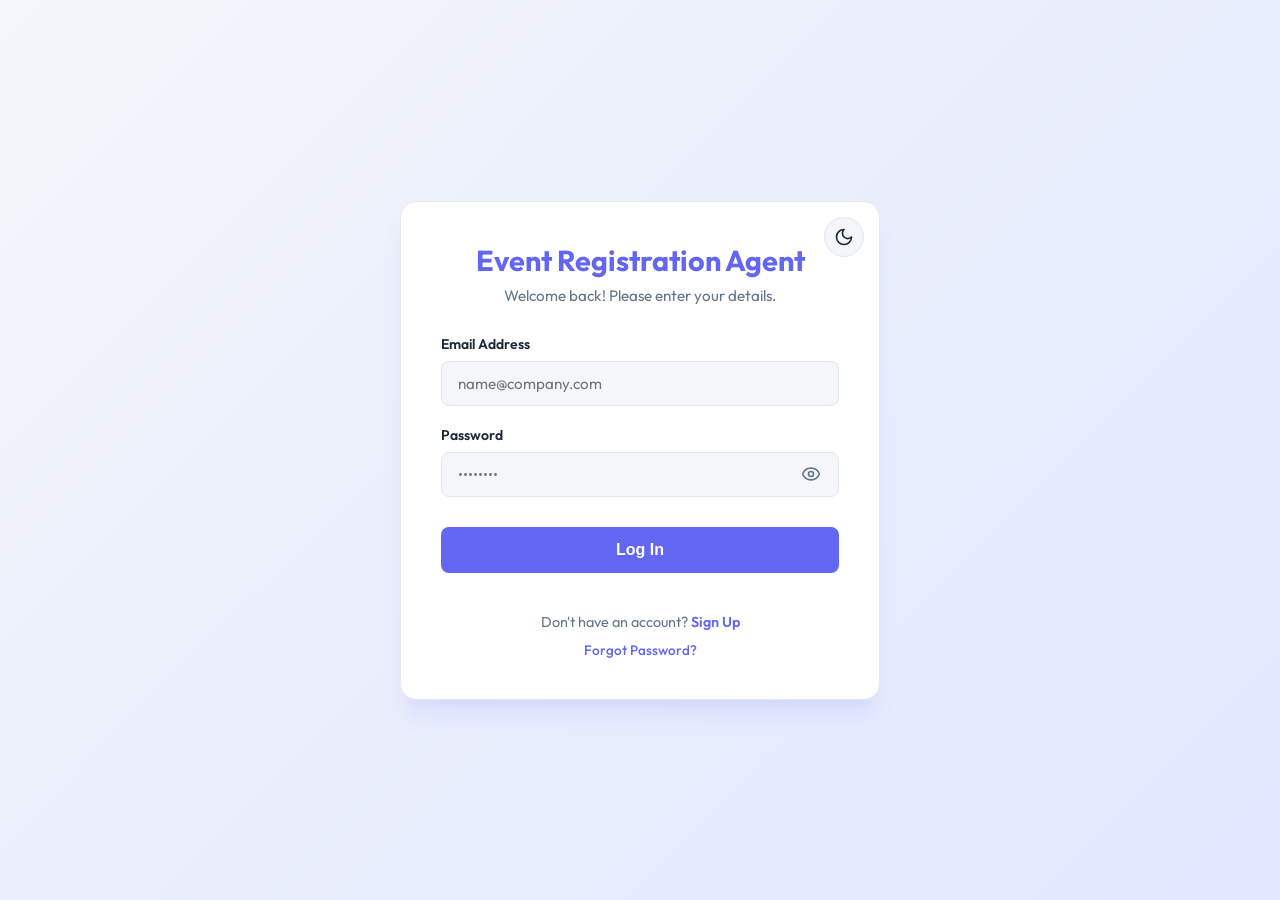
<file: frontend/index.html>
<!DOCTYPE html>
<html lang="en">
<head>
    <meta charset="UTF-8">
    <meta name="viewport" content="width=device-width, initial-scale=1.0">
    <title>AI Event Agent - Dashboard</title>
    <link rel="stylesheet" href="css/styles.css">
    <script src="js/theme.js"></script>
</head>
<body>
    <div class="dashboard-wrapper">
        <header class="dashboard-header">
            <div class="header-left">
                <div class="profile-trigger" id="profile-trigger" title="User Profile">U</div>
                <div class="logo-text">AI Event Agent</div>

                <div class="profile-dropdown" id="profile-dropdown">
                    <div class="profile-details">
                        <div class="user-name" id="user-name">User Name</div>
                        <div class="user-email" id="user-email">email@domain.com</div>
                        <div class="user-industry" id="user-industry">Industry: Technology</div>
                    </div>
                    <button class="profile-edit-btn" id="profile-edit-btn" type="button">
                        ✏️ Edit Profile
                    </button>
                    <button class="logout-btn" id="logout-btn">
                        <svg xmlns="http://www.w3.org/2000/svg" width="16" height="16" viewBox="0 0 24 24" fill="none" stroke="currentColor" stroke-width="2.5" stroke-linecap="round" stroke-linejoin="round">
                            <path d="M9 21H5a2 2 0 0 1-2-2V5a2 2 0 0 1 2-2h4M16 17l5-5-5-5M21 12H9"/>
                        </svg>
                        Log Out
                    </button>
                </div>
            </div>

            <div class="header-right">
                <div class="notification-center-container">
                    <button id="notification-btn" class="notification-btn" title="Event Reminders">
                        <svg xmlns="http://www.w3.org/2000/svg" width="20" height="20" viewBox="0 0 24 24" fill="none" stroke="currentColor" stroke-width="2" stroke-linecap="round" stroke-linejoin="round">
                            <path d="M18 8A6 6 0 0 0 6 8c0 7-3 9-3 9h18s-3-2-3-9"></path>
                            <path d="M13.73 21a2 2 0 0 1-3.46 0"></path>
                        </svg>
                        <span class="notification-badge" id="notification-badge" style="display: none;">0</span>
                    </button>
                    <div class="notification-dropdown" id="notification-dropdown">
                        <div class="notification-header">
                            <h3>Reminders & Notifications</h3>
                            <button id="clear-notifications-btn" class="clear-notifications-btn" type="button">Mark read</button>
                        </div>
                        <div class="notification-list" id="notification-list">
                            <div class="notification-empty">No upcoming event reminders.</div>
                        </div>
                    </div>
                </div>

                <button id="theme-toggle-btn" class="theme-toggle-btn" title="Toggle Light/Dark Mode">
                    <svg class="sun-icon" xmlns="http://www.w3.org/2000/svg" width="20" height="20" viewBox="0 0 24 24" fill="none" stroke="currentColor" stroke-width="2" stroke-linecap="round" stroke-linejoin="round">
                        <circle cx="12" cy="12" r="4"></circle>
                        <path d="M12 2v2M12 20v2M4.93 4.93l1.41 1.41M17.66 17.66l1.41 1.41M2 12h2M20 12h2M6.34 17.66l-1.41 1.41M19.07 4.93l-1.41 1.41"></path>
                    </svg>
                    <svg class="moon-icon" xmlns="http://www.w3.org/2000/svg" width="20" height="20" viewBox="0 0 24 24" fill="none" stroke="currentColor" stroke-width="2" stroke-linecap="round" stroke-linejoin="round">
                        <path d="M12 3a6 6 0 0 0 9 9 9 9 0 1 1-9-9Z"></path>
                    </svg>
                </button>
            </div>
        </header>

        <main class="workspace-container">
            <section class="left-panel">
                <div class="dashboard-tabs">
                    <button type="button" class="tab-btn active" id="tab-btn-home">Home</button>
                    <button type="button" class="tab-btn" id="tab-btn-chat">AI Chatbot</button>
                    <button type="button" class="tab-btn" id="tab-btn-register">Register Event</button>
                    <button type="button" class="tab-btn" id="tab-btn-organize">Organize Event</button>
                    <button type="button" class="tab-btn" id="tab-btn-profile">My Profile</button>
                </div>

                <div class="panel-view active" id="view-home">
                    <div class="home-launchpad">
                        <div class="launchpad-hero">
                            <div class="launchpad-copy">
                                <span class="launchpad-eyebrow">Post-login workspace</span>
                                <h1>Choose what you want to do after login.</h1>
                                <p>
                                    Institutions and organizations can create events here, and attendees can browse available events and register with help from the AI assistant.
                                </p>
                            </div>
                            <div class="launchpad-user-card">
                                <span class="launchpad-user-label">Signed in as</span>
                                <strong id="launchpad-user-name">User</strong>
                                <span id="launchpad-user-industry">Industry: Technology</span>
                            </div>
                        </div>

                        <div class="launchpad-grid">
                            <button type="button" class="launchpad-card" id="launchpad-organize-btn">
                                <span class="launchpad-card-tag">Institution / Organization</span>
                                <h2>Organize a new event</h2>
                                <p>Open the organizer page, type all event details, and use AI suggestions to fill the form faster.</p>
                                <span class="launchpad-card-action">Go to organizer page</span>
                            </button>

                            <button type="button" class="launchpad-card" id="launchpad-register-btn">
                                <span class="launchpad-card-tag">Participant / Visitor</span>
                                <h2>Register for an event</h2>
                                <p>See the available events, explore the live list, and get AI recommendations before you register.</p>
                                <span class="launchpad-card-action">Go to registration page</span>
                            </button>

                            <button type="button" class="launchpad-card launchpad-card-ai" id="launchpad-chat-btn">
                                <span class="launchpad-card-tag">AI Assistant</span>
                                <h2>Open the main AI chat</h2>
                                <p>Use the full assistant for recommendations, planning, checklists, and quotation help.</p>
                                <span class="launchpad-card-action">Open AI chat</span>
                            </button>
                        </div>
                    </div>
                </div>

                <div class="panel-view" id="view-chat">
                    <div class="chat-container" id="chat-container">
                        <div class="chat-bubble ai">
                            <div class="bubble-sender">AI Assistant</div>
                            <div class="bubble-content">
                                <h3>Welcome to the Event Registration Agent</h3>
                                <p>I'm here to help you design, organize, and register for events.</p>
                                <ul class="features-list">
                                    <li>
                                        <span class="feature-tick">
                                            <svg xmlns="http://www.w3.org/2000/svg" width="16" height="16" viewBox="0 0 24 24" fill="none" stroke="currentColor" stroke-width="3" stroke-linecap="round" stroke-linejoin="round">
                                                <polyline points="20 6 9 17 4 12"></polyline>
                                            </svg>
                                        </span>
                                        <span>Type <strong>suggest</strong> or <strong>today</strong> for event recommendations.</span>
                                    </li>
                                    <li>
                                        <span class="feature-tick">
                                            <svg xmlns="http://www.w3.org/2000/svg" width="16" height="16" viewBox="0 0 24 24" fill="none" stroke="currentColor" stroke-width="3" stroke-linecap="round" stroke-linejoin="round">
                                                <polyline points="20 6 9 17 4 12"></polyline>
                                            </svg>
                                        </span>
                                        <span>Type <strong>organize</strong> or <strong>plan</strong> to generate an event checklist.</span>
                                    </li>
                                    <li>
                                        <span class="feature-tick">
                                            <svg xmlns="http://www.w3.org/2000/svg" width="16" height="16" viewBox="0 0 24 24" fill="none" stroke="currentColor" stroke-width="3" stroke-linecap="round" stroke-linejoin="round">
                                                <polyline points="20 6 9 17 4 12"></polyline>
                                            </svg>
                                        </span>
                                        <span>Type <strong>quote</strong> or <strong>cost</strong> to draft a budget breakdown.</span>
                                    </li>
                                </ul>
                                <p>You can also use the quick selectors below.</p>

                                <div class="quick-selectors-section">
                                    <p class="quick-selector-title">What type of event are you looking for?</p>
                                    <div class="quick-selectors-grid">
                                        <button type="button" class="event-pill" data-event="Technology Summit">Technology Summit</button>
                                        <button type="button" class="event-pill" data-event="Educational Seminar">Educational Seminar</button>
                                        <button type="button" class="event-pill" data-event="Corporate Meeting">Corporate Meeting</button>
                                        <button type="button" class="event-pill" data-event="Social Celebration">Social Celebration</button>
                                        <button type="button" class="event-pill" data-event="Sports Tournament">Sports Tournament</button>
                                    </div>
                                </div>
                            </div>
                        </div>
                    </div>

                    <div class="chat-input-container">
                        <input type="text" id="chat-input" class="chat-input" placeholder="Type your message here... (e.g. 'suggest today', 'plan organize')" autocomplete="off">
                        <button id="send-btn" class="send-btn" title="Send Message">
                            <svg viewBox="0 0 24 24" xmlns="http://www.w3.org/2000/svg">
                                <path d="M2.01 21L23 12 2.01 3 2 10l15 2-15 2z"/>
                            </svg>
                        </button>
                    </div>
                </div>

                <div class="panel-view" id="view-register">
                    <div class="browse-panel-header">
                        <div>
                            <h2 class="browse-title">Available Events for Registration</h2>
                            <p class="panel-helper-text">See the live event list here, then click the AI assistant if you want personalized suggestions.</p>
                        </div>
                        <button type="button" class="browse-ai-btn" id="browse-ai-btn">Ask AI for Suggestions</button>
                    </div>
                    <div class="events-scroll-container">
                        <div class="events-grid" id="events-grid"></div>
                    </div>
                </div>

                <div class="panel-view" id="view-organize">
                    <div class="organize-form-container">
                        <div class="organize-form-header">
                            <div>
                                <h2 class="organize-form-title">Organize / Host a New Event</h2>
                                <p class="panel-helper-text">Type all event details manually, or click the AI assistant to generate suggestions and auto-fill the form.</p>
                            </div>
                            <button type="button" class="ai-copilot-btn" id="ai-copilot-btn">Open AI Assistant</button>
                        </div>

                        <form id="organize-event-form" class="organize-grid-form">
                            <div class="form-group full-width">
                                <label for="form-event-name">Event Name *</label>
                                <input type="text" id="form-event-name" required placeholder="e.g. Prompt Engineering Masterclass">
                            </div>

                            <div class="form-group">
                                <label for="form-category">Category *</label>
                                <select id="form-category" required>
                                    <option value="Technology">Technology</option>
                                    <option value="Software Engineering">Software Engineering</option>
                                    <option value="Education">Education</option>
                                    <option value="Management">Management</option>
                                    <option value="Networking">Networking</option>
                                    <option value="Other">Other</option>
                                </select>
                                <input type="text" id="form-category-custom" class="organize-textarea" placeholder="Type your own category" style="display:none; margin-top:0.6rem;">
                            </div>

                            <div class="form-group">
                                <label for="form-organizer">Organizer / Institution *</label>
                                <input type="text" id="form-organizer" required placeholder="e.g. Stanford University Computer Club">
                            </div>

                            <div class="form-group full-width">
                                <label for="form-description">Description</label>
                                <textarea id="form-description" rows="3" class="organize-textarea" placeholder="Brief outline of the event curriculum or targets..."></textarea>
                            </div>

                            <div class="form-group">
                                <label for="form-date">Event Date *</label>
                                <input type="date" id="form-date" required>
                            </div>

                            <div class="form-group">
                                <label for="form-time">Start Time</label>
                                <input type="text" id="form-time" placeholder="e.g. 10:00 AM">
                            </div>

                            <div class="form-group">
                                <label for="form-venue">Venue *</label>
                                <input type="text" id="form-venue" required placeholder="e.g. Tech Hall B or Online">
                            </div>

                            <div class="form-group">
                                <label for="form-duration">Duration</label>
                                <input type="text" id="form-duration" placeholder="e.g. 1 Day or 3 Hours">
                            </div>

                            <div class="form-group">
                                <label for="form-fee">Registration Fee (INR) *</label>
                                <input type="number" id="form-fee" required min="0" step="any" value="0.0">
                            </div>

                            <div class="form-group">
                                <label for="form-seats">Available Seats *</label>
                                <input type="number" id="form-seats" required min="1" value="50">
                            </div>

                            <div class="form-group full-width">
                                <label for="form-audience">Target Audience</label>
                                <input type="text" id="form-audience" placeholder="e.g. Students, Backend Developers">
                            </div>

                            <div class="organize-form-footer">
                                <button type="submit" class="host-event-btn">Host Event Live</button>
                            </div>
                        </form>
                    </div>
                </div>
            </section>

            <aside class="right-panel">
                <div class="sidebar-calendar-card">
                    <div class="calendar-header-bar">
                        <button type="button" id="prev-month-btn" class="calendar-nav-btn">&lt;</button>
                        <h3 id="calendar-month-year">July 2026</h3>
                        <button type="button" id="next-month-btn" class="calendar-nav-btn">&gt;</button>
                    </div>

                    <div class="calendar-grid-container">
                        <div class="calendar-weekdays">
                            <span>Su</span><span>Mo</span><span>Tu</span><span>We</span><span>Th</span><span>Fr</span><span>Sa</span>
                        </div>
                        <div class="calendar-days-grid" id="calendar-days-grid"></div>
                    </div>

                    <div class="calendar-details-panel" id="calendar-details-panel">
                        <div class="selected-date-title" id="selected-date-title">July 5, 2026</div>
                        <div class="occasion-badge" id="occasion-badge">No special occasion today</div>
                        <div class="recommendation-card" id="calendar-recommendation-card">
                            <p id="calendar-recommendation-text">Select any date on the calendar to see special suggestions.</p>
                            <button type="button" id="calendar-ask-ai-btn" class="calendar-action-btn" style="display: none;">Ask AI to Recommend Events</button>
                        </div>
                    </div>

                    <div class="upcoming-events-panel">
                        <h4>Upcoming Special Events</h4>
                        <div class="upcoming-events-list" id="upcoming-events-list"></div>
                    </div>
                </div>

                <div class="sidebar-history-card">
                    <div class="sidebar-header">
                        <h2>Event History</h2>
                        <p>Archive of generated sessions</p>
                    </div>
                    <div class="history-list" id="history-list">
                        <div class="history-empty-state" id="history-empty-state">
                            <svg xmlns="http://www.w3.org/2000/svg" width="24" height="24" viewBox="0 0 24 24" fill="none" stroke="currentColor" stroke-width="2" stroke-linecap="round" stroke-linejoin="round">
                                <rect x="3" y="4" width="18" height="18" rx="2" ry="2"></rect>
                                <line x1="16" y1="2" x2="16" y2="6"></line>
                                <line x1="8" y1="2" x2="8" y2="6"></line>
                                <line x1="3" y1="10" x2="21" y2="10"></line>
                            </svg>
                            <p>No history records found yet.</p>
                            <p class="history-empty-subtext">Archived recommendations, checklists, and quotations will display here.</p>
                        </div>
                    </div>
                </div>
            </aside>
        </main>
    </div>

    <div class="assistant-drawer" id="assistant-drawer" aria-hidden="true">
        <div class="assistant-backdrop" id="assistant-backdrop"></div>
        <section class="assistant-panel" aria-labelledby="assistant-title">
            <div class="assistant-panel-header">
                <div>
                    <div class="assistant-context-label" id="assistant-context-label">AI Assistant</div>
                    <h2 id="assistant-title">Need suggestions?</h2>
                </div>
                <button type="button" class="assistant-close-btn" id="assistant-close-btn" aria-label="Close assistant">x</button>
            </div>

            <p class="assistant-panel-description" id="assistant-panel-description">
                Tell the assistant what you need and it will suggest the next best step.
            </p>

            <label class="assistant-label" for="assistant-prompt-input">What should the AI help with?</label>
            <textarea id="assistant-prompt-input" class="assistant-prompt-input" rows="6" placeholder="Describe the event idea or the kind of events you want to register for..."></textarea>

            <div class="assistant-panel-actions">
                <button type="button" class="assistant-run-btn" id="assistant-run-btn">Generate Suggestions</button>
                <button type="button" class="assistant-secondary-btn" id="assistant-chat-jump-btn">Open Full Chat</button>
            </div>

            <div class="assistant-status" id="assistant-status"></div>
            <div class="assistant-result" id="assistant-result">
                <p>Suggestions will appear here after you click the assistant.</p>
            </div>
        </section>
    </div>

    <!-- Profile View (placed here so it renders inside left-panel when tab is active) -->
    <script>
        // Move view-profile into left-panel on load
        document.addEventListener('DOMContentLoaded', function() {
            const profileView = document.getElementById('view-profile');
            const leftPanel = document.querySelector('.left-panel');
            if (profileView && leftPanel) {
                leftPanel.appendChild(profileView);
            }
            // Edit profile button
            const editBtn = document.getElementById('profile-edit-btn');
            if (editBtn) {
                editBtn.addEventListener('click', () => {
                    document.getElementById('profile-dropdown').style.display = 'none';
                    if (typeof window.switchDashboardTab === 'function') {
                        window.switchDashboardTab('profile');
                    }
                });
            }
            // Profile avatar initial
            const stored = JSON.parse(localStorage.getItem('user') || '{}');
            const avatarEl = document.getElementById('profile-avatar-large');
            if (avatarEl && stored.fullName) {
                avatarEl.textContent = stored.fullName.charAt(0).toUpperCase();
            }
        });
    </script>
    </div>

    <div class="panel-view" id="view-profile">
                    <div class="profile-page-container">
                        <div class="profile-page-header">
                            <div class="profile-avatar-large" id="profile-avatar-large">U</div>
                            <div>
                                <h2 class="profile-page-title">My Profile</h2>
                                <p class="panel-helper-text">Complete your profile so the AI can suggest events tailored to your background and eligibility.</p>
                            </div>
                        </div>


                        <form id="profile-form" class="profile-form-grid">
                            <div class="profile-section-title">Basic Information</div>

                            <div class="profile-form-row">
                                <div class="form-group">
                                    <label for="profile-fullname">Full Name *</label>
                                    <input type="text" id="profile-fullname" placeholder="Your full name" required>
                                </div>
                                <div class="form-group">
                                    <label for="profile-email">Email</label>
                                    <input type="email" id="profile-email" placeholder="email@domain.com" disabled>
                                </div>
                            </div>

                            <div class="profile-form-row">
                                <div class="form-group">
                                    <label for="profile-phone">Phone Number *</label>
                                    <input type="tel" id="profile-phone" placeholder="e.g. +91 98765 43210">
                                </div>
                                <div class="form-group">
                                    <label for="profile-age">Age</label>
                                    <input type="number" id="profile-age" min="10" max="100" placeholder="Your age">
                                </div>
                            </div>

                            <div class="form-group">
                                <label for="profile-address">Address / Location</label>
                                <textarea id="profile-address" rows="2" placeholder="City, State, Country"></textarea>
                            </div>

                            <div class="profile-section-title" style="margin-top: 1rem;">Professional Details</div>

                            <div class="profile-form-row">
                                <div class="form-group">
                                    <label for="profile-usertype">User Type *</label>
                                    <select id="profile-usertype">
                                        <option value="">Select your type</option>
                                        <option value="Student">Student</option>
                                        <option value="IT Professional">IT Professional</option>
                                        <option value="Software Engineer">Software Engineer</option>
                                        <option value="Data Scientist">Data Scientist</option>
                                        <option value="Researcher">Researcher</option>
                                        <option value="Educator / Faculty">Educator / Faculty</option>
                                        <option value="Business Professional">Business Professional</option>
                                        <option value="Entrepreneur">Entrepreneur</option>
                                        <option value="Designer">Designer</option>
                                        <option value="Other">Other</option>
                                    </select>
                                </div>
                                <div class="form-group">
                                    <label for="profile-industry">Industry</label>
                                    <input type="text" id="profile-industry" placeholder="e.g. Technology, Education, Finance">
                                </div>
                            </div>

                            <div class="form-group">
                                <label for="profile-interests">Interests (comma-separated)</label>
                                <textarea id="profile-interests" rows="3" placeholder="e.g. AI, Machine Learning, Cloud Computing, Python, Web Development"></textarea>
                                <small class="form-hint">These help the AI recommend events that match your interests and determine eligibility.</small>
                            </div>

                            <div class="profile-eligibility-info">
                                <div class="eligibility-info-icon">ℹ️</div>
                                <div>
                                    <strong>How Eligibility Works</strong>
                                    <p>Your <em>User Type</em> and <em>Age</em> are used to check if you qualify for events. For example, student-only events require User Type = Student. Fill your profile completely for the best experience.</p>
                                </div>
                            </div>

                            <div class="profile-form-footer">
                                <div class="profile-status" id="profile-save-status"></div>
                                <button type="submit" class="profile-save-btn">Save Profile</button>
                            </div>
                        </form>
                    </div>
                </div>
            </div>
        </section>
    </div>

    <script src="js/config.js"></script>
    <script src="js/calendar.js"></script>
    <script src="js/dashboard.js"></script>
    <script src="js/chat.js"></script>
    <script src="js/history.js"></script>
</body>
</html>
</file>
<file: frontend/css/styles.css>
/* Import Outfit Font */
@import url('https://fonts.googleapis.com/css2?family=Outfit:wght@300;400;500;600;700&display=swap');

:root {
    /* Light Theme Variables */
    --bg-primary: #f4f6fa;
    --bg-secondary: #ffffff;
    --bg-glass: rgba(255, 255, 255, 0.7);
    --border-color: #e2e8f0;
    --text-primary: #1e293b;
    --text-secondary: #64748b;
    --primary-color: #6366f1; /* Indigo */
    --primary-light: #e0e7ff;
    --primary-hover: #4f46e5;
    --accent-color: #06b6d4; /* Cyan */
    --success-color: #10b981;
    --error-color: #ef4444;
    --shadow-sm: 0 1px 3px rgba(0,0,0,0.05);
    --shadow-md: 0 10px 25px -5px rgba(0, 0, 0, 0.05), 0 8px 10px -6px rgba(0, 0, 0, 0.05);
    --shadow-lg: 0 20px 25px -5px rgba(99, 102, 241, 0.1), 0 10px 10px -5px rgba(99, 102, 241, 0.04);
    --border-radius: 16px;
    --border-radius-sm: 8px;
    --font-family: 'Outfit', -apple-system, BlinkMacSystemFont, "Segoe UI", Roboto, sans-serif;
    --transition: all 0.3s cubic-bezier(0.4, 0, 0.2, 1);
}

.dark-theme {
    /* Dark Theme Variables */
    --bg-primary: #0b0f19;
    --bg-secondary: #161d31;
    --bg-glass: rgba(22, 29, 49, 0.7);
    --border-color: #2b354e;
    --text-primary: #f1f5f9;
    --text-secondary: #94a3b8;
    --primary-color: #818cf8;
    --primary-light: rgba(129, 140, 248, 0.15);
    --primary-hover: #6366f1;
    --shadow-md: 0 10px 25px -5px rgba(0, 0, 0, 0.3), 0 8px 10px -6px rgba(0, 0, 0, 0.3);
    --shadow-lg: 0 20px 25px -5px rgba(0, 0, 0, 0.4), 0 10px 10px -5px rgba(0, 0, 0, 0.2);
}

* {
    margin: 0;
    padding: 0;
    box-sizing: border-box;
}

body {
    font-family: var(--font-family);
    background-color: var(--bg-primary);
    color: var(--text-primary);
    transition: background-color 0.3s ease, color 0.3s ease;
    min-height: 100vh;
    overflow-x: hidden;
}

/* Authentication Page Styles */
.auth-wrapper {
    display: flex;
    justify-content: center;
    align-items: center;
    min-height: 100vh;
    padding: 20px;
    background: linear-gradient(135deg, var(--bg-primary) 0%, var(--primary-light) 100%);
}

.auth-container {
    background-color: var(--bg-secondary);
    border: 1px solid var(--border-color);
    border-radius: var(--border-radius);
    padding: 40px;
    width: 100%;
    max-width: 480px;
    box-shadow: var(--shadow-lg);
    transition: var(--transition);
    position: relative;
    backdrop-filter: blur(10px);
}

.auth-header {
    text-align: center;
    margin-bottom: 30px;
}

.auth-header h1 {
    font-size: 1.8rem;
    font-weight: 700;
    color: var(--primary-color);
    margin-bottom: 8px;
}

.auth-header p {
    color: var(--text-secondary);
    font-size: 0.95rem;
}

.auth-form {
    display: none; /* Controlled by JS class assignment */
}

.auth-form.active {
    display: flex;
    flex-direction: column;
    gap: 20px;
    animation: fadeIn 0.4s ease-out;
}

@keyframes fadeIn {
    from { opacity: 0; transform: translateY(10px); }
    to { opacity: 1; transform: translateY(0); }
}

.form-group {
    display: flex;
    flex-direction: column;
    gap: 8px;
}

.form-group label {
    font-size: 0.875rem;
    font-weight: 600;
    color: var(--text-primary);
}

.form-group input, .form-group select {
    padding: 12px 16px;
    border-radius: var(--border-radius-sm);
    border: 1px solid var(--border-color);
    background-color: var(--bg-primary);
    color: var(--text-primary);
    font-family: var(--font-family);
    font-size: 0.95rem;
    outline: none;
    transition: var(--transition);
}

.form-group input:focus, .form-group select:focus {
    border-color: var(--primary-color);
    box-shadow: 0 0 0 3px var(--primary-light);
}

.auth-btn {
    padding: 14px;
    background-color: var(--primary-color);
    color: #ffffff;
    border: none;
    border-radius: var(--border-radius-sm);
    font-size: 1rem;
    font-weight: 600;
    cursor: pointer;
    transition: var(--transition);
    margin-top: 10px;
}

.auth-btn:hover {
    background-color: var(--primary-hover);
    transform: translateY(-2px);
    box-shadow: 0 4px 12px rgba(99, 102, 241, 0.3);
}

.download-quotation-btn {
    background-color: var(--primary-color);
    color: #fff;
    border: none;
    border-radius: var(--border-radius-sm);
    padding: 8px 12px;
    cursor: pointer;
    transition: var(--transition);
    margin-top: 10px;
    font-size: 0.9rem;
}

.download-quotation-btn:hover {
    background-color: var(--primary-hover);
    transform: translateY(-2px);
    box-shadow: 0 4px 12px rgba(99, 102, 241, 0.3);
}

.quotation-download-wrapper {
    display: flex;
    justify-content: flex-end;
    margin-top: 5px;
    margin-bottom: 10px;
}


.auth-toggle {
    text-align: center;
    font-size: 0.9rem;
    color: var(--text-secondary);
    margin-top: 20px;
}

.auth-toggle a {
    color: var(--primary-color);
    text-decoration: none;
    font-weight: 600;
    transition: var(--transition);
}

.auth-toggle a:hover {
    color: var(--primary-hover);
    text-decoration: underline;
}

.alert-message {
    padding: 12px 16px;
    border-radius: var(--border-radius-sm);
    font-size: 0.9rem;
    margin-bottom: 20px;
    display: none;
    animation: fadeIn 0.3s ease-out;
}

.alert-message.success {
    display: block;
    background-color: rgba(16, 185, 129, 0.15);
    border: 1px solid var(--success-color);
    color: var(--success-color);
}

.alert-message.error {
    display: block;
    background-color: rgba(239, 68, 68, 0.15);
    border: 1px solid var(--error-color);
    color: var(--error-color);
}


/* Ticket Registration Modal */
.ticket-modal-overlay {
    position: fixed;
    inset: 0;
    background: rgba(15, 23, 42, 0.58);
    display: flex;
    align-items: center;
    justify-content: center;
    padding: 20px;
    z-index: 2000;
}

.ticket-modal-card {
    width: min(760px, 100%);
    max-height: 90vh;
    overflow-y: auto;
    background: var(--bg-secondary);
    border: 1px solid var(--border-color);
    border-radius: 24px;
    box-shadow: var(--shadow-lg);
    position: relative;
    padding: 24px;
}

.ticket-modal-close {
    position: absolute;
    top: 16px;
    right: 16px;
    border: none;
    background: var(--bg-primary);
    color: var(--text-primary);
    width: 38px;
    height: 38px;
    border-radius: 999px;
    cursor: pointer;
    font-size: 1.25rem;
}

.ticket-modal-header h3 {
    font-size: 1.4rem;
    margin-bottom: 6px;
}

.ticket-modal-header p {
    color: var(--text-secondary);
    margin-bottom: 16px;
}

.ticket-modal-summary {
    display: grid;
    grid-template-columns: repeat(2, minmax(0, 1fr));
    gap: 10px;
    margin-bottom: 16px;
    padding: 12px 14px;
    border-radius: 14px;
    background: var(--primary-light);
    color: var(--text-primary);
}

.ticket-modal-form {
    display: grid;
    gap: 12px;
}

.ticket-modal-form label {
    display: flex;
    flex-direction: column;
    gap: 6px;
    font-size: 0.95rem;
    font-weight: 600;
}

.ticket-modal-form input,
.ticket-modal-form select {
    padding: 11px 12px;
    border-radius: 10px;
    border: 1px solid var(--border-color);
    background: var(--bg-primary);
    color: var(--text-primary);
    font-family: var(--font-family);
}

.ticket-modal-actions {
    display: flex;
    justify-content: flex-end;
    gap: 10px;
    margin-top: 4px;
}

.ticket-modal-cancel,
.ticket-modal-submit {
    border: none;
    border-radius: 999px;
    padding: 10px 16px;
    cursor: pointer;
    font-weight: 700;
}

.ticket-modal-cancel {
    background: var(--bg-primary);
    color: var(--text-primary);
}

.ticket-modal-submit {
    background: linear-gradient(135deg, var(--primary-color), var(--accent-color));
    color: white;
}

.ticket-modal-status {
    margin-top: 12px;
    padding: 10px 12px;
    border-radius: 10px;
    background: var(--bg-primary);
    color: var(--text-secondary);
}

.ticket-modal-status.success {
    background: rgba(16, 185, 129, 0.14);
    color: var(--success-color);
}

.ticket-modal-status.error {
    background: rgba(239, 68, 68, 0.14);
    color: var(--error-color);
}

.ticket-modal-preview {
    margin-top: 14px;
    display: flex;
    justify-content: center;
}

.event-details-grid {
    display: grid;
    grid-template-columns: repeat(2, minmax(0, 1fr));
    gap: 10px;
    margin-bottom: 16px;
}

.event-details-grid > div {
    display: flex;
    flex-direction: column;
    gap: 4px;
    padding: 10px 12px;
    border-radius: 12px;
    background: var(--bg-primary);
    border: 1px solid var(--border-color);
}

.event-details-grid strong {
    color: var(--text-secondary);
    font-size: 0.8rem;
    text-transform: uppercase;
    letter-spacing: 0.04em;
}

.event-details-grid span {
    color: var(--text-primary);
    font-weight: 600;
}

.ticket-preview-image {
    width: 100%;
    max-width: 560px;
    border-radius: 18px;
    box-shadow: var(--shadow-md);
}

/* Main Dashboard Layout */
.dashboard-wrapper {
    display: grid;
    grid-template-rows: 70px 1fr;
    height: 100vh;
    width: 100vw;
}

/* Header Styling */
.dashboard-header {
    display: flex;
    justify-content: space-between;
    align-items: center;
    padding: 0 30px;
    background-color: var(--bg-secondary);
    border-bottom: 1px solid var(--border-color);
    z-index: 10;
    box-shadow: var(--shadow-sm);
}

.header-left {
    display: flex;
    align-items: center;
    gap: 15px;
    position: relative;
}

.profile-trigger {
    display: flex;
    align-items: center;
    justify-content: center;
    width: 42px;
    height: 42px;
    border-radius: 50%;
    background-color: var(--primary-light);
    color: var(--primary-color);
    cursor: pointer;
    font-weight: 700;
    font-size: 1.1rem;
    border: 2px solid var(--primary-color);
    transition: var(--transition);
}

.profile-trigger:hover {
    transform: scale(1.05);
}

.logo-text {
    font-weight: 700;
    font-size: 1.25rem;
    color: var(--primary-color);
    letter-spacing: -0.5px;
}

/* Profile Dropdown Menu */
.profile-dropdown {
    position: absolute;
    top: 55px;
    left: 0;
    background-color: var(--bg-secondary);
    border: 1px solid var(--border-color);
    border-radius: var(--border-radius-sm);
    box-shadow: var(--shadow-md);
    width: 250px;
    padding: 20px;
    display: none;
    flex-direction: column;
    gap: 15px;
    z-index: 20;
    animation: fadeIn 0.2s ease-out;
}

.profile-dropdown.show {
    display: flex;
}

.profile-details {
    display: flex;
    flex-direction: column;
    gap: 6px;
    border-bottom: 1px solid var(--border-color);
    padding-bottom: 15px;
}

.profile-details .user-name {
    font-weight: 600;
    font-size: 1.05rem;
    color: var(--text-primary);
}

.profile-details .user-email {
    font-size: 0.85rem;
    color: var(--text-secondary);
    word-break: break-all;
}

.profile-details .user-industry {
    font-size: 0.85rem;
    color: var(--primary-color);
    font-weight: 500;
}

.logout-btn {
    display: flex;
    align-items: center;
    justify-content: center;
    gap: 8px;
    padding: 10px;
    background-color: rgba(239, 68, 68, 0.1);
    color: var(--error-color);
    border: 1px solid rgba(239, 68, 68, 0.2);
    border-radius: var(--border-radius-sm);
    cursor: pointer;
    font-family: var(--font-family);
    font-weight: 600;
    transition: var(--transition);
}

.logout-btn:hover {
    background-color: var(--error-color);
    color: white;
}

.header-right {
    display: flex;
    align-items: center;
    gap: 20px;
}

/* Theme Toggle Button */
.theme-toggle-btn {
    background: none;
    border: none;
    cursor: pointer;
    width: 40px;
    height: 40px;
    border-radius: 50%;
    display: flex;
    align-items: center;
    justify-content: center;
    background-color: var(--bg-primary);
    border: 1px solid var(--border-color);
    color: var(--text-primary);
    transition: var(--transition);
}

.theme-toggle-btn:hover {
    background-color: var(--border-color);
    color: var(--primary-color);
}

.theme-toggle-btn .sun-icon {
    display: none;
}

.theme-toggle-btn .moon-icon {
    display: block;
}

.dark-theme .theme-toggle-btn .sun-icon {
    display: block;
}

.dark-theme .theme-toggle-btn .moon-icon {
    display: none;
}


/* Main Workspace */
.workspace-container {
    display: grid;
    grid-template-columns: 1fr 340px;
    overflow: hidden;
    height: 100%;
}

@media (max-width: 900px) {
    .workspace-container {
        grid-template-columns: 1fr;
    }
    .right-panel {
        display: none; /* Hide sidebar on mobile screen size, toggle optional */
    }
}

/* Left Panel - Chat interface */
.left-panel {
    display: grid;
    grid-template-rows: 1fr auto;
    overflow: hidden;
    background-color: var(--bg-primary);
    position: relative;
}

.chat-container {
    overflow-y: auto;
    padding: 30px;
    display: flex;
    flex-direction: column;
    gap: 24px;
    scroll-behavior: smooth;
}

/* Chat bubble styling */
.chat-bubble {
    display: flex;
    flex-direction: column;
    max-width: 75%;
    animation: fadeInBubble 0.3s cubic-bezier(0.4, 0, 0.2, 1);
}

@keyframes fadeInBubble {
    from { opacity: 0; transform: translateY(15px); }
    to { opacity: 1; transform: translateY(0); }
}

.chat-bubble.user {
    align-self: flex-end;
}

.chat-bubble.ai {
    align-self: flex-start;
}

.bubble-sender {
    font-size: 0.75rem;
    font-weight: 600;
    color: var(--text-secondary);
    margin-bottom: 4px;
    padding: 0 6px;
}

.chat-bubble.user .bubble-sender {
    text-align: right;
}

.bubble-content {
    padding: 14px 20px;
    border-radius: var(--border-radius);
    line-height: 1.5;
    font-size: 0.98rem;
    box-shadow: var(--shadow-sm);
}

.chat-bubble.user .bubble-content {
    background: linear-gradient(135deg, var(--primary-color) 0%, var(--primary-hover) 100%);
    color: #ffffff;
    border-top-right-radius: 4px;
}

.chat-bubble.ai .bubble-content {
    background-color: var(--bg-secondary);
    color: var(--text-primary);
    border-top-left-radius: 4px;
    border: 1px solid var(--border-color);
}

/* Formatting within AI markdown responses */
.bubble-content h3 {
    margin-bottom: 12px;
    color: var(--primary-color);
    font-size: 1.15rem;
    font-weight: 600;
}

.bubble-content h4 {
    margin-top: 14px;
    margin-bottom: 8px;
    color: var(--text-primary);
    font-size: 1.02rem;
    font-weight: 600;
}

.bubble-content p {
    margin-bottom: 10px;
}

.bubble-content ul {
    margin-left: 20px;
    margin-bottom: 12px;
}

.bubble-content li {
    margin-bottom: 6px;
}

/* Checklist customization styles */
.bubble-content li input[type="checkbox"] {
    margin-right: 8px;
    transform: scale(1.15);
    accent-color: var(--primary-color);
    cursor: pointer;
    vertical-align: middle;
}

/* Table formatting (for itemized quotes) */
.bubble-content table {
    width: 100%;
    border-collapse: collapse;
    margin: 15px 0;
    border-radius: var(--border-radius-sm);
    overflow: hidden;
    border: 1px solid var(--border-color);
}

.bubble-content th, .bubble-content td {
    padding: 12px 15px;
    text-align: left;
}

.bubble-content th {
    background-color: var(--primary-light);
    color: var(--primary-color);
    font-weight: 600;
    font-size: 0.9rem;
}

.bubble-content td {
    background-color: var(--bg-secondary);
    border-bottom: 1px solid var(--border-color);
    font-size: 0.92rem;
}

.bubble-content tr:last-child td {
    border-bottom: none;
}

.bubble-content hr {
    border: 0;
    border-top: 1px solid var(--border-color);
    margin: 15px 0;
}

/* Chat Input Bar */
.chat-input-container {
    padding: 20px 30px 25px 30px;
    background-color: var(--bg-secondary);
    border-top: 1px solid var(--border-color);
    display: flex;
    gap: 15px;
    align-items: center;
}

.chat-input {
    flex-grow: 1;
    padding: 14px 20px;
    border-radius: 30px;
    border: 1px solid var(--border-color);
    background-color: var(--bg-primary);
    color: var(--text-primary);
    outline: none;
    font-family: var(--font-family);
    font-size: 0.95rem;
    transition: var(--transition);
}

.chat-input:focus {
    border-color: var(--primary-color);
    background-color: var(--bg-secondary);
    box-shadow: 0 0 0 3px var(--primary-light);
}

.send-btn {
    width: 48px;
    height: 48px;
    border-radius: 50%;
    background-color: var(--primary-color);
    color: #ffffff;
    border: none;
    display: flex;
    align-items: center;
    justify-content: center;
    cursor: pointer;
    transition: var(--transition);
    box-shadow: var(--shadow-sm);
}

.send-btn:hover {
    background-color: var(--primary-hover);
    transform: scale(1.05);
    box-shadow: 0 4px 10px rgba(99, 102, 241, 0.3);
}

.send-btn:active {
    transform: scale(0.95);
}

.send-btn svg {
    width: 20px;
    height: 20px;
    fill: currentColor;
    transform: translateX(1px);
}


/* Right Panel - History Sidebar */
.right-panel {
    background-color: var(--bg-secondary);
    border-left: 1px solid var(--border-color);
    display: flex;
    flex-direction: column;
    overflow: hidden;
}

.sidebar-header {
    padding: 24px;
    border-bottom: 1px solid var(--border-color);
}

.sidebar-header h2 {
    font-size: 1.2rem;
    font-weight: 700;
    color: var(--text-primary);
}

.sidebar-header p {
    font-size: 0.8rem;
    color: var(--text-secondary);
    margin-top: 4px;
}

.history-list {
    overflow-y: auto;
    padding: 20px;
    display: flex;
    flex-direction: column;
    gap: 15px;
    flex-grow: 1;
}

.history-card {
    border: 1px solid var(--border-color);
    border-radius: var(--border-radius-sm);
    padding: 16px;
    cursor: pointer;
    background-color: var(--bg-primary);
    transition: var(--transition);
    position: relative;
    overflow: hidden;
}

.history-card::before {
    content: '';
    position: absolute;
    left: 0;
    top: 0;
    height: 100%;
    width: 4px;
    background-color: transparent;
    transition: var(--transition);
}

.history-card:hover {
    transform: translateY(-2px);
    box-shadow: var(--shadow-sm);
    border-color: var(--primary-color);
}

.history-card.active {
    border-color: var(--primary-color);
    background-color: var(--bg-secondary);
}

.history-card.active::before {
    background-color: var(--primary-color);
}

.history-card-header {
    display: flex;
    justify-content: space-between;
    align-items: flex-start;
    margin-bottom: 8px;
    gap: 8px;
}

.history-card-title {
    font-size: 0.95rem;
    font-weight: 600;
    color: var(--text-primary);
    line-height: 1.3;
}

.history-card-category {
    font-size: 0.72rem;
    font-weight: 700;
    padding: 3px 8px;
    border-radius: 12px;
    text-transform: uppercase;
    letter-spacing: 0.5px;
}

.category-recommendation {
    background-color: rgba(6, 182, 212, 0.12);
    color: var(--accent-color);
}

.category-checklist {
    background-color: rgba(16, 185, 129, 0.12);
    color: var(--success-color);
}

.category-quotation {
    background-color: rgba(99, 102, 241, 0.12);
    color: var(--primary-color);
}

.history-card-date {
    font-size: 0.78rem;
    color: var(--text-secondary);
}

/* Sidebar Empty State */
.history-empty-state {
    display: flex;
    flex-direction: column;
    align-items: center;
    justify-content: center;
    text-align: center;
    padding: 40px 20px;
    color: var(--text-secondary);
    gap: 10px;
    height: 100%;
}

.history-empty-state svg {
    width: 48px;
    height: 48px;
    color: var(--text-secondary);
    opacity: 0.5;
}

.history-empty-state p {
    font-size: 0.9rem;
}


/* Scrollbar custom styles */
::-webkit-scrollbar {
    width: 6px;
}

::-webkit-scrollbar-track {
    background: transparent;
}

::-webkit-scrollbar-thumb {
    background: var(--border-color);
    border-radius: 4px;
}

::-webkit-scrollbar-thumb:hover {
    background: var(--text-secondary);
}

/* Password toggle and country code styles */
.password-wrapper {
    position: relative;
    display: flex;
    align-items: center;
    width: 100%;
}

.password-wrapper input {
    width: 100%;
    padding-right: 48px !important;
}

.toggle-password-btn {
    position: absolute;
    right: 12px;
    background: none;
    border: none;
    cursor: pointer;
    color: var(--text-secondary);
    padding: 6px;
    display: flex;
    align-items: center;
    justify-content: center;
    border-radius: var(--border-radius-sm);
    transition: var(--transition);
    z-index: 2;
}

.toggle-password-btn:hover {
    color: var(--primary-color);
    background-color: var(--primary-light);
}

.phone-wrapper {
    display: flex;
    gap: 10px;
    width: 100%;
}

.country-code-select {
    width: 150px !important;
    padding: 12px 10px !important;
    background-color: var(--bg-primary);
    border: 1px solid var(--border-color);
    border-radius: var(--border-radius-sm);
    color: var(--text-primary);
    outline: none;
    transition: var(--transition);
    cursor: pointer;
}

.country-code-select:focus {
    border-color: var(--primary-color);
    box-shadow: 0 0 0 3px var(--primary-light);
}

.phone-wrapper input {
    flex: 1;
}

/* Welcome page checkmark feature list */
.features-list {
    list-style: none;
    margin-left: 0 !important;
    margin-bottom: 12px;
    display: flex;
    flex-direction: column;
    gap: 12px;
}

.features-list li {
    display: flex;
    align-items: flex-start;
    gap: 10px;
    margin-bottom: 0 !important;
}

.feature-tick {
    color: var(--success-color);
    display: inline-flex;
    align-items: center;
    justify-content: center;
    margin-top: 3px;
    flex-shrink: 0;
}

/* Sidebar scrolling and inner cards layout */
.right-panel {
    height: calc(100vh - 70px) !important;
    overflow-y: auto !important;
}

/* Quick-Selectors in AI chat */
.quick-selectors-section {
    border-top: 1px solid var(--border-color);
    padding-top: 15px;
    margin-top: 15px;
}
.quick-selectors-grid {
    display: flex;
    flex-wrap: wrap;
    gap: 8px;
    margin-top: 8px;
}
.event-pill {
    background-color: var(--primary-light);
    color: var(--primary-color);
    border: 1px solid transparent;
    border-radius: 20px;
    padding: 8px 14px;
    font-size: 0.85rem;
    font-weight: 500;
    cursor: pointer;
    transition: var(--transition);
    display: inline-flex;
    align-items: center;
    gap: 6px;
    font-family: var(--font-family);
}
.event-pill:hover {
    background-color: var(--primary-color);
    color: #ffffff;
    transform: translateY(-1px);
}
.event-pill:active {
    transform: translateY(0);
}

/* Calendar Card Layout */
.sidebar-calendar-card {
    border-bottom: 1px solid var(--border-color);
    padding: 24px;
    display: flex;
    flex-direction: column;
}
.calendar-header-bar {
    display: flex;
    justify-content: space-between;
    align-items: center;
    margin-bottom: 15px;
}
.calendar-header-bar h3 {
    font-size: 1rem;
    font-weight: 600;
    color: var(--text-primary);
}
.calendar-nav-btn {
    background: none;
    border: 1px solid var(--border-color);
    border-radius: var(--border-radius-sm);
    width: 28px;
    height: 28px;
    display: flex;
    align-items: center;
    justify-content: center;
    cursor: pointer;
    color: var(--text-primary);
    transition: var(--transition);
    font-size: 0.85rem;
    font-weight: 600;
}
.calendar-nav-btn:hover {
    border-color: var(--primary-color);
    color: var(--primary-color);
    background-color: var(--primary-light);
}
.calendar-grid-container {
    margin-bottom: 15px;
}
.calendar-weekdays {
    display: grid;
    grid-template-columns: repeat(7, 1fr);
    text-align: center;
    font-weight: 600;
    font-size: 0.72rem;
    color: var(--text-secondary);
    margin-bottom: 8px;
}
.calendar-days-grid {
    display: grid;
    grid-template-columns: repeat(7, 1fr);
    row-gap: 6px;
    column-gap: 2px;
}
.calendar-day {
    aspect-ratio: 1;
    display: flex;
    align-items: center;
    justify-content: center;
    font-size: 0.8rem;
    color: var(--text-primary);
    border-radius: 50%;
    cursor: pointer;
    transition: var(--transition);
    user-select: none;
    font-weight: 500;
}
.calendar-day:hover {
    background-color: var(--primary-light);
    color: var(--primary-color);
}
.calendar-day.empty {
    cursor: default;
    pointer-events: none;
    background: none !important;
}
.calendar-day.today {
    border: 1.5px solid var(--primary-color);
    font-weight: 700;
}
.calendar-day.selected {
    background-color: var(--primary-color) !important;
    color: #ffffff !important;
    font-weight: 700;
}
.calendar-day.has-occasion {
    background-color: rgba(16, 185, 129, 0.12);
    color: var(--success-color);
    font-weight: 600;
    position: relative;
}
.calendar-day.has-occasion::after {
    content: '';
    position: absolute;
    bottom: 3px;
    width: 4px;
    height: 4px;
    background-color: var(--success-color);
    border-radius: 50%;
}
.calendar-day.has-occasion.selected::after {
    background-color: #ffffff;
}

/* Selected Day Suggestions Panel */
.calendar-details-panel {
    background-color: var(--bg-primary);
    border-radius: var(--border-radius-sm);
    padding: 12px 14px;
    margin-bottom: 15px;
    border-left: 3px solid var(--primary-color);
    transition: var(--transition);
}
.selected-date-title {
    font-size: 0.72rem;
    font-weight: 700;
    color: var(--text-secondary);
    text-transform: uppercase;
    letter-spacing: 0.5px;
    margin-bottom: 4px;
}
.occasion-badge {
    font-size: 0.85rem;
    font-weight: 700;
    color: var(--success-color);
    margin-bottom: 6px;
    line-height: 1.3;
}
.occasion-badge.none {
    color: var(--text-secondary);
    font-weight: 500;
}
.recommendation-card p {
    font-size: 0.82rem;
    line-height: 1.4;
    color: var(--text-primary);
    margin-bottom: 8px;
}
.calendar-action-btn {
    width: 100%;
    padding: 8px 12px;
    background-color: var(--primary-color);
    color: #ffffff;
    border: none;
    border-radius: var(--border-radius-sm);
    font-size: 0.78rem;
    font-weight: 600;
    cursor: pointer;
    transition: var(--transition);
    font-family: var(--font-family);
    margin-top: 4px;
}
.calendar-action-btn:hover {
    background-color: var(--primary-hover);
    transform: translateY(-1px);
}

/* Upcoming special events list */
.upcoming-events-panel h4 {
    font-size: 0.85rem;
    font-weight: 600;
    color: var(--text-primary);
    margin-bottom: 10px;
    border-bottom: 1px solid var(--border-color);
    padding-bottom: 6px;
}
.upcoming-events-list {
    display: flex;
    flex-direction: column;
    gap: 8px;
}
.upcoming-event-item {
    display: flex;
    justify-content: space-between;
    align-items: center;
    background-color: var(--bg-primary);
    padding: 8px 12px;
    border-radius: var(--border-radius-sm);
    border: 1px solid var(--border-color);
    cursor: pointer;
    transition: var(--transition);
}
.upcoming-event-item:hover {
    border-color: var(--primary-color);
    transform: translateX(2px);
}
.upcoming-event-info {
    display: flex;
    flex-direction: column;
}
.upcoming-event-date {
    font-size: 0.7rem;
    font-weight: 600;
    color: var(--primary-color);
    margin-bottom: 2px;
}
.upcoming-event-name {
    font-size: 0.8rem;
    font-weight: 500;
    color: var(--text-primary);
}
.upcoming-event-arrow {
    font-size: 0.8rem;
    color: var(--text-secondary);
    font-weight: bold;
}

.sidebar-history-card {
    border-top: none;
}

/* Welcome page checkmark feature list */
.features-list {
    list-style: none;
    margin-left: 0 !important;
    margin-bottom: 12px;
    display: flex;
    flex-direction: column;
    gap: 12px;
}

.features-list li {
    display: flex;
    align-items: flex-start;
    gap: 10px;
    margin-bottom: 0 !important;
}

.feature-tick {
    color: var(--success-color);
    display: inline-flex;
    align-items: center;
    justify-content: center;
    margin-top: 3px;
    flex-shrink: 0;
}

/* Dashboard Tabs Navigation */
.dashboard-tabs {
    display: flex;
    gap: 10px;
    padding: 10px 15px;
    background-color: var(--bg-secondary);
    border-bottom: 1px solid var(--border-color);
}
.tab-btn {
    flex: 1;
    padding: 10px;
    border: none;
    border-radius: var(--border-radius-sm);
    font-size: 0.95rem;
    font-weight: 600;
    cursor: pointer;
    background-color: transparent;
    color: var(--text-secondary);
    display: flex;
    align-items: center;
    justify-content: center;
    gap: 6px;
    transition: var(--transition);
}
.tab-btn:hover {
    background-color: var(--bg-primary);
    color: var(--primary-color);
}
.tab-btn.active {
    background-color: var(--primary-light);
    color: var(--primary-color);
}

/* Panel view controller */
.panel-view {
    display: none;
    flex-direction: column;
    height: calc(100% - 53px); /* 100% minus tab height */
    overflow-y: auto;
    animation: fadeIn 0.3s ease-out;
}
.panel-view.active {
    display: flex;
}

/* Register & Browse Events Panel */
.browse-panel-header {
    display: flex;
    justify-content: space-between;
    align-items: center;
    padding: 20px;
    border-bottom: 1px solid var(--border-color);
}
.browse-title {
    font-size: 1.25rem;
    font-weight: 700;
    color: var(--primary-color);
}
.browse-ai-btn {
    padding: 10px 16px;
    background: linear-gradient(135deg, var(--primary-color) 0%, var(--accent-color) 100%);
    color: white;
    border: none;
    border-radius: var(--border-radius-sm);
    font-weight: 600;
    cursor: pointer;
    font-size: 0.9rem;
    display: flex;
    align-items: center;
    gap: 6px;
    box-shadow: var(--shadow-sm);
    transition: var(--transition);
}
.browse-ai-btn:hover {
    opacity: 0.9;
    transform: translateY(-1px);
}
.events-scroll-container {
    flex: 1;
    padding: 20px;
    overflow-y: auto;
}
.events-grid {
    display: grid;
    grid-template-columns: repeat(auto-fill, minmax(280px, 1fr));
    gap: 20px;
}
.event-card {
    background-color: var(--bg-secondary);
    border: 1px solid var(--border-color);
    border-radius: var(--border-radius);
    padding: 20px;
    box-shadow: var(--shadow-sm);
    display: flex;
    flex-direction: column;
    gap: 12px;
    transition: var(--transition);
}
.event-card:hover {
    transform: translateY(-2px);
    box-shadow: var(--shadow-md);
    border-color: var(--primary-color);
}
.event-card-header {
    display: flex;
    justify-content: space-between;
    align-items: start;
}
.event-card-category {
    font-size: 0.75rem;
    font-weight: 700;
    text-transform: uppercase;
    color: var(--accent-color);
    background-color: var(--primary-light);
    padding: 4px 8px;
    border-radius: 20px;
}
.event-card-rating {
    color: #eab308; /* Yellow stars */
    font-size: 0.85rem;
}
.event-card-title {
    font-size: 1.1rem;
    font-weight: 700;
    color: var(--text-primary);
}
.event-card-desc {
    font-size: 0.85rem;
    color: var(--text-secondary);
    line-height: 1.4;
    flex-grow: 1;
}
.event-card-details {
    display: flex;
    flex-direction: column;
    gap: 6px;
    font-size: 0.85rem;
    border-top: 1px solid var(--border-color);
    padding-top: 10px;
    color: var(--text-secondary);
}
.event-card-detail-item {
    display: flex;
    align-items: center;
    gap: 6px;
}
.event-card-detail-item strong {
    color: var(--text-primary);
}
.event-card-footer {
    display: flex;
    justify-content: space-between;
    align-items: center;
    gap: 10px;
    margin-top: 10px;
}
.event-card-actions {
    display: flex;
    gap: 8px;
    align-items: center;
}
.event-card-link {
    border: 1px solid var(--border-color);
    background: transparent;
    color: var(--primary-color);
    border-radius: 999px;
    padding: 8px 12px;
    font-size: 0.9rem;
    cursor: pointer;
}
.event-card-price {
    font-size: 1.1rem;
    font-weight: 700;
    color: var(--success-color);
}
.event-card-btn {
    padding: 8px 16px;
    background-color: var(--primary-color);
    color: white;
    border: none;
    border-radius: var(--border-radius-sm);
    font-weight: 600;
    cursor: pointer;
    font-size: 0.85rem;
    transition: var(--transition);
}
.event-card-btn:hover {
    background-color: var(--primary-hover);
}
.event-card-btn.registered {
    background-color: var(--success-color);
    cursor: default;
}
.event-card-btn:disabled {
    background-color: var(--text-secondary);
    cursor: not-allowed;
}

/* Organize / Host Event Panel */
.organize-form-container {
    flex: 1;
    padding: 25px;
    overflow-y: auto;
}
.organize-form-header {
    display: flex;
    justify-content: space-between;
    align-items: center;
    margin-bottom: 20px;
}
.organize-form-title {
    font-size: 1.25rem;
    font-weight: 700;
    color: var(--primary-color);
}
.ai-copilot-btn {
    padding: 10px 16px;
    background: linear-gradient(135deg, var(--accent-color) 0%, var(--primary-color) 100%);
    color: white;
    border: none;
    border-radius: var(--border-radius-sm);
    font-weight: 600;
    cursor: pointer;
    font-size: 0.9rem;
    display: flex;
    align-items: center;
    gap: 6px;
    box-shadow: var(--shadow-sm);
    transition: var(--transition);
}
.ai-copilot-btn:hover {
    opacity: 0.9;
    transform: translateY(-1px);
}
.organize-grid-form {
    display: grid;
    grid-template-columns: repeat(2, 1fr);
    gap: 20px;
}
@media (max-width: 768px) {
    .organize-grid-form {
        grid-template-columns: 1fr;
    }
}
.organize-grid-form .form-group.full-width {
    grid-column: span 2;
}
@media (max-width: 768px) {
    .organize-grid-form .form-group.full-width {
        grid-column: span 1;
    }
}
.organize-form-footer {
    grid-column: span 2;
    display: flex;
    justify-content: flex-end;
    margin-top: 10px;
}
@media (max-width: 768px) {
    .organize-form-footer {
        grid-column: span 1;
    }
}
.host-event-btn {
    padding: 12px 24px;
    background-color: var(--primary-color);
    color: white;
    border: none;
    border-radius: var(--border-radius-sm);
    font-size: 1rem;
    font-weight: 600;
    cursor: pointer;
    box-shadow: var(--shadow-sm);
    transition: var(--transition);
}
.host-event-btn:hover {
    background-color: var(--primary-hover);
}

/* Dashboard refresh for post-login launcher and contextual AI assistant */
.left-panel {
    display: flex;
    flex-direction: column;
}

.dashboard-tabs {
    flex-wrap: wrap;
}

.panel-view {
    flex: 1;
    height: auto;
    min-height: 0;
}

.panel-helper-text {
    margin-top: 6px;
    color: var(--text-secondary);
    font-size: 0.9rem;
    line-height: 1.45;
}

.quick-selector-title {
    font-weight: 600;
    margin-top: 15px;
    margin-bottom: 8px;
    font-size: 0.95rem;
}

.organize-textarea {
    padding: 12px 16px;
    border-radius: var(--border-radius-sm);
    border: 1px solid var(--border-color);
    background-color: var(--bg-primary);
    color: var(--text-primary);
    font-family: var(--font-family);
    font-size: 0.95rem;
    resize: vertical;
    outline: none;
    transition: var(--transition);
}

.organize-textarea:focus {
    border-color: var(--primary-color);
    box-shadow: 0 0 0 3px var(--primary-light);
}

.home-launchpad {
    padding: 28px;
    display: flex;
    flex-direction: column;
    gap: 22px;
    overflow-y: auto;
    background:
        radial-gradient(circle at top right, rgba(6, 182, 212, 0.14), transparent 28%),
        radial-gradient(circle at left center, rgba(99, 102, 241, 0.16), transparent 24%),
        var(--bg-primary);
}

.launchpad-hero {
    display: grid;
    grid-template-columns: minmax(0, 1.8fr) minmax(240px, 0.8fr);
    gap: 20px;
    align-items: stretch;
}

.launchpad-copy,
.launchpad-user-card,
.launchpad-card {
    border: 1px solid var(--border-color);
    border-radius: var(--border-radius);
    background: var(--bg-secondary);
    box-shadow: var(--shadow-sm);
}

.launchpad-copy {
    padding: 28px;
}

.launchpad-copy h1 {
    font-size: clamp(1.8rem, 2.4vw, 2.6rem);
    line-height: 1.08;
    margin-bottom: 14px;
    color: var(--text-primary);
}

.launchpad-copy p {
    color: var(--text-secondary);
    line-height: 1.6;
    max-width: 62ch;
}

.launchpad-eyebrow {
    display: inline-flex;
    margin-bottom: 14px;
    padding: 6px 12px;
    border-radius: 999px;
    background: var(--primary-light);
    color: var(--primary-color);
    font-size: 0.82rem;
    font-weight: 700;
    letter-spacing: 0.04em;
    text-transform: uppercase;
}

.launchpad-user-card {
    padding: 24px;
    display: flex;
    flex-direction: column;
    justify-content: center;
    gap: 8px;
    background: linear-gradient(160deg, var(--bg-secondary), var(--bg-primary));
}

.launchpad-user-label {
    font-size: 0.8rem;
    text-transform: uppercase;
    letter-spacing: 0.08em;
    color: var(--text-secondary);
    font-weight: 700;
}

.launchpad-user-card strong {
    font-size: 1.35rem;
    color: var(--primary-color);
}

.launchpad-user-card span:last-child {
    color: var(--text-secondary);
    line-height: 1.5;
}

.launchpad-grid {
    display: grid;
    grid-template-columns: repeat(3, minmax(0, 1fr));
    gap: 18px;
}

.launchpad-card {
    padding: 24px;
    text-align: left;
    cursor: pointer;
    display: flex;
    flex-direction: column;
    gap: 12px;
    transition: var(--transition);
    color: inherit;
}

.launchpad-card:hover {
    transform: translateY(-3px);
    box-shadow: var(--shadow-md);
    border-color: var(--primary-color);
}

.launchpad-card-tag {
    display: inline-flex;
    width: fit-content;
    padding: 5px 10px;
    border-radius: 999px;
    background: rgba(6, 182, 212, 0.12);
    color: var(--accent-color);
    font-size: 0.78rem;
    font-weight: 700;
    text-transform: uppercase;
    letter-spacing: 0.04em;
}

.launchpad-card h2 {
    font-size: 1.28rem;
    line-height: 1.2;
}

.launchpad-card p {
    color: var(--text-secondary);
    line-height: 1.55;
    flex: 1;
}

.launchpad-card-action {
    color: var(--primary-color);
    font-weight: 700;
}

.launchpad-card-ai {
    background:
        linear-gradient(145deg, rgba(6, 182, 212, 0.08), transparent 45%),
        var(--bg-secondary);
}

.events-grid-message {
    grid-column: 1 / -1;
    text-align: center;
    color: var(--text-secondary);
    padding: 28px 20px;
}

.events-grid-message.error {
    color: var(--error-color);
}

.history-empty-subtext {
    font-size: 0.75rem;
}

.assistant-drawer {
    position: fixed;
    inset: 0;
    pointer-events: none;
    z-index: 40;
}

.assistant-drawer.open {
    pointer-events: auto;
}

.assistant-backdrop {
    position: absolute;
    inset: 0;
    background: rgba(15, 23, 42, 0.45);
    opacity: 0;
    transition: opacity 0.25s ease;
}

.assistant-drawer.open .assistant-backdrop {
    opacity: 1;
}

.assistant-panel {
    position: absolute;
    top: 0;
    right: 0;
    width: min(520px, 100%);
    height: 100%;
    background: var(--bg-secondary);
    border-left: 1px solid var(--border-color);
    box-shadow: var(--shadow-lg);
    padding: 26px;
    display: flex;
    flex-direction: column;
    gap: 16px;
    transform: translateX(100%);
    transition: transform 0.28s ease;
}

.assistant-drawer.open .assistant-panel {
    transform: translateX(0);
}

.assistant-panel-header {
    display: flex;
    align-items: flex-start;
    justify-content: space-between;
    gap: 16px;
}

.assistant-context-label {
    font-size: 0.78rem;
    font-weight: 700;
    text-transform: uppercase;
    letter-spacing: 0.08em;
    color: var(--accent-color);
    margin-bottom: 8px;
}

.assistant-panel-header h2 {
    font-size: 1.45rem;
    line-height: 1.2;
}

.assistant-close-btn {
    border: 1px solid var(--border-color);
    background: var(--bg-primary);
    color: var(--text-primary);
    width: 38px;
    height: 38px;
    border-radius: 50%;
    cursor: pointer;
    font-size: 1rem;
    transition: var(--transition);
}

.assistant-close-btn:hover {
    border-color: var(--primary-color);
    color: var(--primary-color);
}

.assistant-panel-description {
    color: var(--text-secondary);
    line-height: 1.55;
}

.assistant-label {
    font-size: 0.9rem;
    font-weight: 600;
}

.assistant-prompt-input {
    width: 100%;
    min-height: 140px;
    resize: vertical;
    padding: 14px 16px;
    border-radius: var(--border-radius-sm);
    border: 1px solid var(--border-color);
    background: var(--bg-primary);
    color: var(--text-primary);
    font-family: var(--font-family);
    font-size: 0.95rem;
    outline: none;
    transition: var(--transition);
}

.assistant-prompt-input:focus {
    border-color: var(--primary-color);
    box-shadow: 0 0 0 3px var(--primary-light);
}

.assistant-panel-actions {
    display: flex;
    gap: 12px;
    flex-wrap: wrap;
}

.assistant-run-btn,
.assistant-secondary-btn {
    border: none;
    border-radius: var(--border-radius-sm);
    padding: 12px 16px;
    font-family: var(--font-family);
    font-size: 0.92rem;
    font-weight: 600;
    cursor: pointer;
    transition: var(--transition);
}

.assistant-run-btn {
    background: linear-gradient(135deg, var(--primary-color), var(--accent-color));
    color: #fff;
}

.assistant-secondary-btn {
    background: var(--bg-primary);
    color: var(--text-primary);
    border: 1px solid var(--border-color);
}

.assistant-run-btn:hover,
.assistant-secondary-btn:hover {
    transform: translateY(-1px);
}

.assistant-run-btn:disabled,
.assistant-secondary-btn:disabled {
    opacity: 0.7;
    cursor: not-allowed;
    transform: none;
}

.assistant-status {
    min-height: 22px;
    font-size: 0.9rem;
    color: var(--text-secondary);
}

.assistant-status.success {
    color: var(--success-color);
}

.assistant-status.error {
    color: var(--error-color);
}

.assistant-result {
    flex: 1;
    min-height: 0;
    overflow-y: auto;
    border: 1px solid var(--border-color);
    border-radius: var(--border-radius);
    background: var(--bg-primary);
    padding: 18px;
    line-height: 1.6;
}

.assistant-result h3 {
    color: var(--primary-color);
    margin-bottom: 10px;
}

.assistant-summary-card p {
    margin-bottom: 16px;
}

.assistant-summary-grid {
    display: grid;
    grid-template-columns: repeat(2, minmax(0, 1fr));
    gap: 10px 14px;
    font-size: 0.92rem;
}

@media (max-width: 1100px) {
    .launchpad-grid {
        grid-template-columns: repeat(2, minmax(0, 1fr));
    }
}

@media (max-width: 860px) {
    .launchpad-hero,
    .launchpad-grid,
    .assistant-summary-grid {
        grid-template-columns: 1fr;
    }

    .browse-panel-header,
    .organize-form-header {
        flex-direction: column;
        align-items: flex-start;
    }
}

@media (max-width: 640px) {
    .home-launchpad,
    .organize-form-container,
    .events-scroll-container,
    .chat-container,
    .chat-input-container {
        padding-left: 18px;
        padding-right: 18px;
    }

    .assistant-panel {
        padding: 20px;
    }
}

/* Notification Center Styles */
.notification-center-container {
    position: relative;
    display: inline-block;
}

.notification-btn {
    background: var(--bg-primary);
    color: var(--text-primary);
    border: 1px solid var(--border-color);
    width: 42px;
    height: 42px;
    border-radius: 999px;
    display: flex;
    align-items: center;
    justify-content: center;
    cursor: pointer;
    position: relative;
    transition: var(--transition);
}

.notification-btn:hover {
    background: var(--primary-light);
    color: var(--primary-color);
    border-color: var(--primary-color);
    transform: scale(1.05);
}

.notification-badge {
    position: absolute;
    top: -2px;
    right: -2px;
    background-color: var(--error-color);
    color: white;
    font-size: 0.7rem;
    font-weight: 700;
    width: 18px;
    height: 18px;
    border-radius: 999px;
    display: flex;
    align-items: center;
    justify-content: center;
    border: 2px solid var(--bg-secondary);
    animation: pulseBadge 2s infinite;
}

@keyframes pulseBadge {
    0% {
        box-shadow: 0 0 0 0 rgba(239, 68, 68, 0.7);
    }
    70% {
        box-shadow: 0 0 0 6px rgba(239, 68, 68, 0);
    }
    100% {
        box-shadow: 0 0 0 0 rgba(239, 68, 68, 0);
    }
}

.notification-dropdown {
    position: absolute;
    top: 52px;
    right: 0;
    width: 360px;
    max-height: 420px;
    background: var(--bg-glass);
    backdrop-filter: blur(12px);
    -webkit-backdrop-filter: blur(12px);
    border: 1px solid var(--border-color);
    border-radius: var(--border-radius);
    box-shadow: var(--shadow-lg);
    z-index: 1000;
    opacity: 0;
    transform: translateY(-10px) scale(0.95);
    visibility: hidden;
    transition: opacity 0.25s cubic-bezier(0.4, 0, 0.2, 1), transform 0.25s cubic-bezier(0.4, 0, 0.2, 1), visibility 0.25s;
    overflow: hidden;
    display: flex;
    flex-direction: column;
}

.notification-dropdown.active {
    opacity: 1;
    transform: translateY(0) scale(1);
    visibility: visible;
}

.notification-header {
    display: flex;
    align-items: center;
    justify-content: space-between;
    padding: 16px 20px;
    border-bottom: 1px solid var(--border-color);
    background: rgba(var(--primary-color), 0.05);
}

.notification-header h3 {
    font-size: 0.95rem;
    font-weight: 700;
    color: var(--text-primary);
}

.clear-notifications-btn {
    background: none;
    border: none;
    color: var(--primary-color);
    font-size: 0.8rem;
    font-weight: 600;
    cursor: pointer;
    padding: 4px 8px;
    border-radius: var(--border-radius-sm);
    transition: var(--transition);
}

.clear-notifications-btn:hover {
    background: var(--primary-light);
    text-decoration: underline;
}

.notification-list {
    overflow-y: auto;
    flex: 1;
    max-height: 330px;
}

.notification-empty {
    padding: 40px 20px;
    text-align: center;
    color: var(--text-secondary);
    font-size: 0.9rem;
}

.notification-item {
    display: flex;
    gap: 12px;
    padding: 16px 20px;
    border-bottom: 1px solid var(--border-color);
    cursor: pointer;
    transition: var(--transition);
    position: relative;
}

.notification-item:last-child {
    border-bottom: none;
}

.notification-item:hover {
    background: rgba(99, 102, 241, 0.05);
}

.notification-status-dot {
    width: 8px;
    height: 8px;
    border-radius: 999px;
    background: var(--primary-color);
    margin-top: 6px;
    flex-shrink: 0;
}

.notification-status-dot.today {
    background: var(--success-color);
}

.notification-status-dot.read {
    background: transparent;
}

.notification-info {
    display: flex;
    flex-direction: column;
    gap: 4px;
}

.notification-title {
    font-size: 0.9rem;
    font-weight: 600;
    color: var(--text-primary);
}

.notification-title strong {
    color: var(--primary-color);
}

.notification-desc {
    font-size: 0.8rem;
    color: var(--text-secondary);
    line-height: 1.4;
}

.notification-time {
    font-size: 0.75rem;
    color: var(--primary-color);
    font-weight: 600;
    margin-top: 2px;
}

/* ===================================
   CLICKABLE EVENT SUGGESTION CARDS
   =================================== */

.chat-event-cards-container {
    padding: 0.5rem 0 1rem 0;
    animation: fadeIn 0.4s ease;
}

.chat-event-cards-label {
    font-size: 0.85rem;
    font-weight: 600;
    color: var(--primary-color);
    margin-bottom: 0.8rem;
    letter-spacing: 0.01em;
}

.chat-event-cards-row {
    display: flex;
    gap: 1rem;
    flex-wrap: wrap;
}

.chat-event-suggestion-card {
    flex: 1;
    min-width: 200px;
    max-width: 280px;
    background: linear-gradient(135deg, var(--bg-secondary) 0%, var(--bg-glass) 100%);
    border: 1.5px solid var(--border-color);
    border-radius: 16px;
    padding: 1.1rem 1.2rem;
    cursor: pointer;
    transition: all 0.25s cubic-bezier(0.4, 0, 0.2, 1);
    position: relative;
    overflow: hidden;
    box-shadow: var(--shadow-sm);
    outline: none;
}

.chat-event-suggestion-card::before {
    content: '';
    position: absolute;
    inset: 0;
    background: linear-gradient(135deg, rgba(99,102,241,0.07) 0%, rgba(6,182,212,0.07) 100%);
    opacity: 0;
    transition: opacity 0.25s;
}

.chat-event-suggestion-card:hover,
.chat-event-suggestion-card:focus {
    transform: translateY(-4px) scale(1.02);
    border-color: var(--primary-color);
    box-shadow: 0 12px 30px rgba(99, 102, 241, 0.2);
}

.chat-event-suggestion-card:hover::before,
.chat-event-suggestion-card:focus::before {
    opacity: 1;
}

.suggestion-card-category {
    font-size: 0.72rem;
    font-weight: 700;
    text-transform: uppercase;
    letter-spacing: 0.08em;
    color: var(--primary-color);
    background: var(--primary-light);
    display: inline-block;
    padding: 0.2rem 0.6rem;
    border-radius: 20px;
    margin-bottom: 0.6rem;
}

.suggestion-card-name {
    font-size: 0.95rem;
    font-weight: 700;
    color: var(--text-primary);
    margin-bottom: 0.6rem;
    line-height: 1.3;
}

.suggestion-card-meta {
    display: flex;
    flex-direction: column;
    gap: 0.2rem;
    font-size: 0.78rem;
    color: var(--text-secondary);
    margin-bottom: 0.7rem;
}

.suggestion-card-footer {
    display: flex;
    justify-content: space-between;
    align-items: center;
    font-size: 0.78rem;
    margin-bottom: 0.8rem;
}

.suggestion-card-fee {
    font-weight: 700;
    color: var(--success-color);
    background: rgba(16, 185, 129, 0.1);
    padding: 0.2rem 0.5rem;
    border-radius: 6px;
}

.suggestion-card-seats {
    color: var(--text-secondary);
    font-size: 0.73rem;
}

.suggestion-card-cta {
    font-size: 0.82rem;
    font-weight: 700;
    color: var(--primary-color);
    text-align: right;
    letter-spacing: 0.02em;
    opacity: 0;
    transform: translateX(-4px);
    transition: all 0.2s;
}

.chat-event-suggestion-card:hover .suggestion-card-cta,
.chat-event-suggestion-card:focus .suggestion-card-cta {
    opacity: 1;
    transform: translateX(0);
}

/* ===================================
   ENHANCED REGISTRATION MODAL
   =================================== */

.reg-modal-card {
    max-width: 700px !important;
    max-height: 92vh;
    overflow-y: auto;
}

.reg-modal-header {
    background: linear-gradient(135deg, #4f46e5 0%, #06b6d4 100%) !important;
    padding: 1.5rem 1.8rem !important;
}

.reg-modal-badge {
    display: inline-block;
    background: rgba(255,255,255,0.2);
    color: #fff;
    font-size: 0.72rem;
    font-weight: 700;
    text-transform: uppercase;
    letter-spacing: 0.08em;
    padding: 0.25rem 0.7rem;
    border-radius: 20px;
    margin-bottom: 0.6rem;
}

.reg-event-summary {
    display: grid !important;
    grid-template-columns: repeat(3, 1fr) !important;
    gap: 0.8rem !important;
    background: var(--bg-primary);
    border-radius: 12px;
    padding: 1rem;
    margin-bottom: 1.2rem;
}

.reg-summary-item {
    display: flex;
    align-items: center;
    gap: 0.5rem;
}

.reg-summary-icon {
    font-size: 1.1rem;
    flex-shrink: 0;
}

.reg-summary-item div {
    display: flex;
    flex-direction: column;
}

.reg-summary-item strong {
    font-size: 0.7rem;
    text-transform: uppercase;
    letter-spacing: 0.06em;
    color: var(--text-secondary);
    margin-bottom: 0.1rem;
}

.reg-summary-item span {
    font-size: 0.82rem;
    font-weight: 600;
    color: var(--text-primary);
}

.reg-modal-form {
    display: flex;
    flex-direction: column;
    gap: 0.8rem;
}

.reg-form-section-title {
    font-size: 0.8rem;
    font-weight: 700;
    text-transform: uppercase;
    letter-spacing: 0.08em;
    color: var(--primary-color);
    padding-bottom: 0.4rem;
    border-bottom: 2px solid var(--primary-light);
    margin-bottom: 0.2rem;
}

.reg-form-row {
    display: grid;
    grid-template-columns: 1fr 1fr;
    gap: 0.8rem;
}

.reg-form-row label,
.reg-modal-form > label {
    display: flex;
    flex-direction: column;
    gap: 0.3rem;
    font-size: 0.82rem;
    font-weight: 600;
    color: var(--text-primary);
}

.reg-modal-form input,
.reg-modal-form select,
.reg-modal-form textarea {
    padding: 0.55rem 0.9rem;
    border: 1.5px solid var(--border-color);
    border-radius: 10px;
    background: var(--bg-secondary);
    color: var(--text-primary);
    font-family: var(--font-family);
    font-size: 0.88rem;
    transition: border-color 0.2s, box-shadow 0.2s;
}

.reg-modal-form input:focus,
.reg-modal-form select:focus,
.reg-modal-form textarea:focus {
    outline: none;
    border-color: var(--primary-color);
    box-shadow: 0 0 0 3px rgba(99, 102, 241, 0.12);
}

.reg-success-banner {
    display: flex;
    align-items: center;
    gap: 1rem;
    background: linear-gradient(135deg, rgba(16,185,129,0.1), rgba(6,182,212,0.1));
    border: 1.5px solid var(--success-color);
    border-radius: 12px;
    padding: 1rem 1.2rem;
    margin-bottom: 1rem;
    animation: fadeIn 0.4s ease;
}

.reg-success-icon {
    font-size: 2rem;
    flex-shrink: 0;
}

.reg-success-banner strong {
    font-size: 1rem;
    color: var(--success-color);
    display: block;
    margin-bottom: 0.2rem;
}

.reg-success-banner code {
    font-size: 0.9rem;
    background: rgba(99,102,241,0.1);
    color: var(--primary-color);
    padding: 0.1rem 0.4rem;
    border-radius: 4px;
    font-family: monospace;
}

/* ===================================
   PROFILE PAGE
   =================================== */

.profile-page-container {
    padding: 1.5rem 1.8rem;
    height: 100%;
    overflow-y: auto;
}

.profile-page-header {
    display: flex;
    align-items: center;
    gap: 1.2rem;
    margin-bottom: 1.8rem;
    padding-bottom: 1.2rem;
    border-bottom: 1.5px solid var(--border-color);
}

.profile-avatar-large {
    width: 64px;
    height: 64px;
    border-radius: 50%;
    background: linear-gradient(135deg, #4f46e5, #06b6d4);
    color: #fff;
    font-size: 1.8rem;
    font-weight: 700;
    display: flex;
    align-items: center;
    justify-content: center;
    flex-shrink: 0;
    box-shadow: 0 4px 16px rgba(99,102,241,0.3);
}

.profile-page-title {
    font-size: 1.4rem;
    font-weight: 700;
    color: var(--text-primary);
    margin: 0 0 0.2rem;
}

.profile-form-grid {
    display: flex;
    flex-direction: column;
    gap: 1rem;
    max-width: 800px;
}

.profile-section-title {
    font-size: 0.78rem;
    font-weight: 700;
    text-transform: uppercase;
    letter-spacing: 0.1em;
    color: var(--primary-color);
    padding-bottom: 0.5rem;
    border-bottom: 2px solid var(--primary-light);
}

.profile-form-row {
    display: grid;
    grid-template-columns: 1fr 1fr;
    gap: 1rem;
}

.profile-form-grid .form-group {
    display: flex;
    flex-direction: column;
    gap: 0.35rem;
}

.profile-form-grid label,
.profile-form-grid .form-group label {
    font-size: 0.82rem;
    font-weight: 600;
    color: var(--text-primary);
}

.profile-form-grid input,
.profile-form-grid select,
.profile-form-grid textarea {
    padding: 0.6rem 0.9rem;
    border: 1.5px solid var(--border-color);
    border-radius: 10px;
    background: var(--bg-secondary);
    color: var(--text-primary);
    font-family: var(--font-family);
    font-size: 0.88rem;
    transition: border-color 0.2s, box-shadow 0.2s;
    width: 100%;
    box-sizing: border-box;
}

.profile-form-grid input:focus,
.profile-form-grid select:focus,
.profile-form-grid textarea:focus {
    outline: none;
    border-color: var(--primary-color);
    box-shadow: 0 0 0 3px rgba(99, 102, 241, 0.12);
}

.profile-form-grid input:disabled {
    background: var(--bg-primary);
    color: var(--text-secondary);
    cursor: not-allowed;
}

.form-hint {
    font-size: 0.75rem;
    color: var(--text-secondary);
    margin-top: 0.3rem;
    line-height: 1.5;
}

.profile-eligibility-info {
    display: flex;
    gap: 0.8rem;
    background: linear-gradient(135deg, rgba(99,102,241,0.06), rgba(6,182,212,0.06));
    border: 1.5px solid var(--primary-light);
    border-radius: 12px;
    padding: 1rem 1.2rem;
    margin-top: 0.5rem;
}

.eligibility-info-icon {
    font-size: 1.4rem;
    flex-shrink: 0;
    margin-top: 0.1rem;
}

.profile-eligibility-info strong {
    font-size: 0.9rem;
    color: var(--primary-color);
    display: block;
    margin-bottom: 0.3rem;
}

.profile-eligibility-info p {
    font-size: 0.82rem;
    color: var(--text-secondary);
    line-height: 1.5;
    margin: 0;
}

.profile-form-footer {
    display: flex;
    justify-content: space-between;
    align-items: center;
    padding-top: 1rem;
    border-top: 1px solid var(--border-color);
    margin-top: 0.5rem;
}

.profile-save-btn {
    padding: 0.75rem 2rem;
    background: linear-gradient(135deg, #4f46e5, #06b6d4);
    color: #fff;
    border: none;
    border-radius: 12px;
    font-size: 0.92rem;
    font-weight: 700;
    cursor: pointer;
    transition: all 0.2s;
    font-family: var(--font-family);
    letter-spacing: 0.02em;
}

.profile-save-btn:hover {
    transform: translateY(-2px);
    box-shadow: 0 8px 20px rgba(99, 102, 241, 0.3);
}

.profile-save-btn:disabled {
    opacity: 0.7;
    cursor: not-allowed;
    transform: none;
}

.profile-status {
    font-size: 0.88rem;
    font-weight: 600;
}

.profile-status.success {
    color: var(--success-color);
}

.profile-status.error {
    color: var(--error-color);
}

/* Profile Edit Button in Dropdown */
.profile-edit-btn {
    width: 100%;
    padding: 0.6rem 1rem;
    background: var(--primary-light);
    color: var(--primary-color);
    border: 1.5px solid var(--primary-color);
    border-radius: 10px;
    font-size: 0.85rem;
    font-weight: 600;
    cursor: pointer;
    text-align: left;
    margin-bottom: 0.5rem;
    transition: all 0.2s;
    font-family: var(--font-family);
}

.profile-edit-btn:hover {
    background: var(--primary-color);
    color: #fff;
}

/* Animations */
@keyframes fadeIn {
    from { opacity: 0; transform: translateY(8px); }
    to { opacity: 1; transform: translateY(0); }
}

/* ===================================
   RESPONSIVE FIXES
   =================================== */
@media (max-width: 600px) {
    .reg-event-summary {
        grid-template-columns: 1fr 1fr !important;
    }
    .reg-form-row,
    .profile-form-row {
        grid-template-columns: 1fr;
    }
    .chat-event-suggestion-card {
        min-width: 160px;
    }
}
</file>
<file: backend/src/main/resources/static/css/styles.css>
/* Import Outfit Font */
@import url('https://fonts.googleapis.com/css2?family=Outfit:wght@300;400;500;600;700&display=swap');

:root {
    /* Light Theme Variables */
    --bg-primary: #f4f6fa;
    --bg-secondary: #ffffff;
    --bg-glass: rgba(255, 255, 255, 0.7);
    --border-color: #e2e8f0;
    --text-primary: #1e293b;
    --text-secondary: #64748b;
    --primary-color: #6366f1; /* Indigo */
    --primary-light: #e0e7ff;
    --primary-hover: #4f46e5;
    --accent-color: #06b6d4; /* Cyan */
    --success-color: #10b981;
    --error-color: #ef4444;
    --shadow-sm: 0 1px 3px rgba(0,0,0,0.05);
    --shadow-md: 0 10px 25px -5px rgba(0, 0, 0, 0.05), 0 8px 10px -6px rgba(0, 0, 0, 0.05);
    --shadow-lg: 0 20px 25px -5px rgba(99, 102, 241, 0.1), 0 10px 10px -5px rgba(99, 102, 241, 0.04);
    --border-radius: 16px;
    --border-radius-sm: 8px;
    --font-family: 'Outfit', -apple-system, BlinkMacSystemFont, "Segoe UI", Roboto, sans-serif;
    --transition: all 0.3s cubic-bezier(0.4, 0, 0.2, 1);
}

.dark-theme {
    /* Dark Theme Variables */
    --bg-primary: #0b0f19;
    --bg-secondary: #161d31;
    --bg-glass: rgba(22, 29, 49, 0.7);
    --border-color: #2b354e;
    --text-primary: #f1f5f9;
    --text-secondary: #94a3b8;
    --primary-color: #818cf8;
    --primary-light: rgba(129, 140, 248, 0.15);
    --primary-hover: #6366f1;
    --shadow-md: 0 10px 25px -5px rgba(0, 0, 0, 0.3), 0 8px 10px -6px rgba(0, 0, 0, 0.3);
    --shadow-lg: 0 20px 25px -5px rgba(0, 0, 0, 0.4), 0 10px 10px -5px rgba(0, 0, 0, 0.2);
}

* {
    margin: 0;
    padding: 0;
    box-sizing: border-box;
}

body {
    font-family: var(--font-family);
    background-color: var(--bg-primary);
    color: var(--text-primary);
    transition: background-color 0.3s ease, color 0.3s ease;
    min-height: 100vh;
    overflow-x: hidden;
}

/* Authentication Page Styles */
.auth-wrapper {
    display: flex;
    justify-content: center;
    align-items: center;
    min-height: 100vh;
    padding: 20px;
    background: linear-gradient(135deg, var(--bg-primary) 0%, var(--primary-light) 100%);
}

.auth-container {
    background-color: var(--bg-secondary);
    border: 1px solid var(--border-color);
    border-radius: var(--border-radius);
    padding: 40px;
    width: 100%;
    max-width: 480px;
    box-shadow: var(--shadow-lg);
    transition: var(--transition);
    position: relative;
    backdrop-filter: blur(10px);
}

.auth-header {
    text-align: center;
    margin-bottom: 30px;
}

.auth-header h1 {
    font-size: 1.8rem;
    font-weight: 700;
    color: var(--primary-color);
    margin-bottom: 8px;
}

.auth-header p {
    color: var(--text-secondary);
    font-size: 0.95rem;
}

.auth-form {
    display: none; /* Controlled by JS class assignment */
}

.auth-form.active {
    display: flex;
    flex-direction: column;
    gap: 20px;
    animation: fadeIn 0.4s ease-out;
}

@keyframes fadeIn {
    from { opacity: 0; transform: translateY(10px); }
    to { opacity: 1; transform: translateY(0); }
}

.form-group {
    display: flex;
    flex-direction: column;
    gap: 8px;
}

.form-group label {
    font-size: 0.875rem;
    font-weight: 600;
    color: var(--text-primary);
}

.form-group input, .form-group select {
    padding: 12px 16px;
    border-radius: var(--border-radius-sm);
    border: 1px solid var(--border-color);
    background-color: var(--bg-primary);
    color: var(--text-primary);
    font-family: var(--font-family);
    font-size: 0.95rem;
    outline: none;
    transition: var(--transition);
}

.form-group input:focus, .form-group select:focus {
    border-color: var(--primary-color);
    box-shadow: 0 0 0 3px var(--primary-light);
}

.auth-btn {
    padding: 14px;
    background-color: var(--primary-color);
    color: #ffffff;
    border: none;
    border-radius: var(--border-radius-sm);
    font-size: 1rem;
    font-weight: 600;
    cursor: pointer;
    transition: var(--transition);
    margin-top: 10px;
}

.auth-btn:hover {
    background-color: var(--primary-hover);
    transform: translateY(-2px);
    box-shadow: 0 4px 12px rgba(99, 102, 241, 0.3);
}

.download-quotation-btn {
    background-color: var(--primary-color);
    color: #fff;
    border: none;
    border-radius: var(--border-radius-sm);
    padding: 8px 12px;
    cursor: pointer;
    transition: var(--transition);
    margin-top: 10px;
    font-size: 0.9rem;
}

.download-quotation-btn:hover {
    background-color: var(--primary-hover);
    transform: translateY(-2px);
    box-shadow: 0 4px 12px rgba(99, 102, 241, 0.3);
}

.quotation-download-wrapper {
    display: flex;
    justify-content: flex-end;
    margin-top: 5px;
    margin-bottom: 10px;
}


.auth-toggle {
    text-align: center;
    font-size: 0.9rem;
    color: var(--text-secondary);
    margin-top: 20px;
}

.auth-toggle a {
    color: var(--primary-color);
    text-decoration: none;
    font-weight: 600;
    transition: var(--transition);
}

.auth-toggle a:hover {
    color: var(--primary-hover);
    text-decoration: underline;
}

.alert-message {
    padding: 12px 16px;
    border-radius: var(--border-radius-sm);
    font-size: 0.9rem;
    margin-bottom: 20px;
    display: none;
    animation: fadeIn 0.3s ease-out;
}

.alert-message.success {
    display: block;
    background-color: rgba(16, 185, 129, 0.15);
    border: 1px solid var(--success-color);
    color: var(--success-color);
}

.alert-message.error {
    display: block;
    background-color: rgba(239, 68, 68, 0.15);
    border: 1px solid var(--error-color);
    color: var(--error-color);
}


/* Ticket Registration Modal */
.ticket-modal-overlay {
    position: fixed;
    inset: 0;
    background: rgba(15, 23, 42, 0.58);
    display: flex;
    align-items: center;
    justify-content: center;
    padding: 20px;
    z-index: 2000;
}

.ticket-modal-card {
    width: min(760px, 100%);
    max-height: 90vh;
    overflow-y: auto;
    background: var(--bg-secondary);
    border: 1px solid var(--border-color);
    border-radius: 24px;
    box-shadow: var(--shadow-lg);
    position: relative;
    padding: 24px;
}

.ticket-modal-close {
    position: absolute;
    top: 16px;
    right: 16px;
    border: none;
    background: var(--bg-primary);
    color: var(--text-primary);
    width: 38px;
    height: 38px;
    border-radius: 999px;
    cursor: pointer;
    font-size: 1.25rem;
}

.ticket-modal-header h3 {
    font-size: 1.4rem;
    margin-bottom: 6px;
}

.ticket-modal-header p {
    color: var(--text-secondary);
    margin-bottom: 16px;
}

.ticket-modal-summary {
    display: grid;
    grid-template-columns: repeat(2, minmax(0, 1fr));
    gap: 10px;
    margin-bottom: 16px;
    padding: 12px 14px;
    border-radius: 14px;
    background: var(--primary-light);
    color: var(--text-primary);
}

.ticket-modal-form {
    display: grid;
    gap: 12px;
}

.ticket-modal-form label {
    display: flex;
    flex-direction: column;
    gap: 6px;
    font-size: 0.95rem;
    font-weight: 600;
}

.ticket-modal-form input,
.ticket-modal-form select {
    padding: 11px 12px;
    border-radius: 10px;
    border: 1px solid var(--border-color);
    background: var(--bg-primary);
    color: var(--text-primary);
    font-family: var(--font-family);
}

.ticket-modal-actions {
    display: flex;
    justify-content: flex-end;
    gap: 10px;
    margin-top: 4px;
}

.ticket-modal-cancel,
.ticket-modal-submit {
    border: none;
    border-radius: 999px;
    padding: 10px 16px;
    cursor: pointer;
    font-weight: 700;
}

.ticket-modal-cancel {
    background: var(--bg-primary);
    color: var(--text-primary);
}

.ticket-modal-submit {
    background: linear-gradient(135deg, var(--primary-color), var(--accent-color));
    color: white;
}

.ticket-modal-status {
    margin-top: 12px;
    padding: 10px 12px;
    border-radius: 10px;
    background: var(--bg-primary);
    color: var(--text-secondary);
}

.ticket-modal-status.success {
    background: rgba(16, 185, 129, 0.14);
    color: var(--success-color);
}

.ticket-modal-status.error {
    background: rgba(239, 68, 68, 0.14);
    color: var(--error-color);
}

.ticket-modal-preview {
    margin-top: 14px;
    display: flex;
    justify-content: center;
}

.event-details-grid {
    display: grid;
    grid-template-columns: repeat(2, minmax(0, 1fr));
    gap: 10px;
    margin-bottom: 16px;
}

.event-details-grid > div {
    display: flex;
    flex-direction: column;
    gap: 4px;
    padding: 10px 12px;
    border-radius: 12px;
    background: var(--bg-primary);
    border: 1px solid var(--border-color);
}

.event-details-grid strong {
    color: var(--text-secondary);
    font-size: 0.8rem;
    text-transform: uppercase;
    letter-spacing: 0.04em;
}

.event-details-grid span {
    color: var(--text-primary);
    font-weight: 600;
}

.ticket-preview-image {
    width: 100%;
    max-width: 560px;
    border-radius: 18px;
    box-shadow: var(--shadow-md);
}

/* Main Dashboard Layout */
.dashboard-wrapper {
    display: grid;
    grid-template-rows: 70px 1fr;
    height: 100vh;
    width: 100vw;
}

/* Header Styling */
.dashboard-header {
    display: flex;
    justify-content: space-between;
    align-items: center;
    padding: 0 30px;
    background-color: var(--bg-secondary);
    border-bottom: 1px solid var(--border-color);
    z-index: 10;
    box-shadow: var(--shadow-sm);
}

.header-left {
    display: flex;
    align-items: center;
    gap: 15px;
    position: relative;
}

.profile-trigger {
    display: flex;
    align-items: center;
    justify-content: center;
    width: 42px;
    height: 42px;
    border-radius: 50%;
    background-color: var(--primary-light);
    color: var(--primary-color);
    cursor: pointer;
    font-weight: 700;
    font-size: 1.1rem;
    border: 2px solid var(--primary-color);
    transition: var(--transition);
}

.profile-trigger:hover {
    transform: scale(1.05);
}

.logo-text {
    font-weight: 700;
    font-size: 1.25rem;
    color: var(--primary-color);
    letter-spacing: -0.5px;
}

/* Profile Dropdown Menu */
.profile-dropdown {
    position: absolute;
    top: 55px;
    left: 0;
    background-color: var(--bg-secondary);
    border: 1px solid var(--border-color);
    border-radius: var(--border-radius-sm);
    box-shadow: var(--shadow-md);
    width: 250px;
    padding: 20px;
    display: none;
    flex-direction: column;
    gap: 15px;
    z-index: 20;
    animation: fadeIn 0.2s ease-out;
}

.profile-dropdown.show {
    display: flex;
}

.profile-details {
    display: flex;
    flex-direction: column;
    gap: 6px;
    border-bottom: 1px solid var(--border-color);
    padding-bottom: 15px;
}

.profile-details .user-name {
    font-weight: 600;
    font-size: 1.05rem;
    color: var(--text-primary);
}

.profile-details .user-email {
    font-size: 0.85rem;
    color: var(--text-secondary);
    word-break: break-all;
}

.profile-details .user-industry {
    font-size: 0.85rem;
    color: var(--primary-color);
    font-weight: 500;
}

.logout-btn {
    display: flex;
    align-items: center;
    justify-content: center;
    gap: 8px;
    padding: 10px;
    background-color: rgba(239, 68, 68, 0.1);
    color: var(--error-color);
    border: 1px solid rgba(239, 68, 68, 0.2);
    border-radius: var(--border-radius-sm);
    cursor: pointer;
    font-family: var(--font-family);
    font-weight: 600;
    transition: var(--transition);
}

.logout-btn:hover {
    background-color: var(--error-color);
    color: white;
}

.header-right {
    display: flex;
    align-items: center;
    gap: 20px;
}

/* Theme Toggle Button */
.theme-toggle-btn {
    background: none;
    border: none;
    cursor: pointer;
    width: 40px;
    height: 40px;
    border-radius: 50%;
    display: flex;
    align-items: center;
    justify-content: center;
    background-color: var(--bg-primary);
    border: 1px solid var(--border-color);
    color: var(--text-primary);
    transition: var(--transition);
}

.theme-toggle-btn:hover {
    background-color: var(--border-color);
    color: var(--primary-color);
}

.theme-toggle-btn .sun-icon {
    display: none;
}

.theme-toggle-btn .moon-icon {
    display: block;
}

.dark-theme .theme-toggle-btn .sun-icon {
    display: block;
}

.dark-theme .theme-toggle-btn .moon-icon {
    display: none;
}


/* Main Workspace */
.workspace-container {
    display: grid;
    grid-template-columns: 1fr 340px;
    overflow: hidden;
    height: 100%;
}

@media (max-width: 900px) {
    .workspace-container {
        grid-template-columns: 1fr;
    }
    .right-panel {
        display: none; /* Hide sidebar on mobile screen size, toggle optional */
    }
}

/* Left Panel - Chat interface */
.left-panel {
    display: grid;
    grid-template-rows: 1fr auto;
    overflow: hidden;
    background-color: var(--bg-primary);
    position: relative;
}

.chat-container {
    overflow-y: auto;
    padding: 30px;
    display: flex;
    flex-direction: column;
    gap: 24px;
    scroll-behavior: smooth;
}

/* Chat bubble styling */
.chat-bubble {
    display: flex;
    flex-direction: column;
    max-width: 75%;
    animation: fadeInBubble 0.3s cubic-bezier(0.4, 0, 0.2, 1);
}

@keyframes fadeInBubble {
    from { opacity: 0; transform: translateY(15px); }
    to { opacity: 1; transform: translateY(0); }
}

.chat-bubble.user {
    align-self: flex-end;
}

.chat-bubble.ai {
    align-self: flex-start;
}

.bubble-sender {
    font-size: 0.75rem;
    font-weight: 600;
    color: var(--text-secondary);
    margin-bottom: 4px;
    padding: 0 6px;
}

.chat-bubble.user .bubble-sender {
    text-align: right;
}

.bubble-content {
    padding: 14px 20px;
    border-radius: var(--border-radius);
    line-height: 1.5;
    font-size: 0.98rem;
    box-shadow: var(--shadow-sm);
}

.chat-bubble.user .bubble-content {
    background: linear-gradient(135deg, var(--primary-color) 0%, var(--primary-hover) 100%);
    color: #ffffff;
    border-top-right-radius: 4px;
}

.chat-bubble.ai .bubble-content {
    background-color: var(--bg-secondary);
    color: var(--text-primary);
    border-top-left-radius: 4px;
    border: 1px solid var(--border-color);
}

/* Formatting within AI markdown responses */
.bubble-content h3 {
    margin-bottom: 12px;
    color: var(--primary-color);
    font-size: 1.15rem;
    font-weight: 600;
}

.bubble-content h4 {
    margin-top: 14px;
    margin-bottom: 8px;
    color: var(--text-primary);
    font-size: 1.02rem;
    font-weight: 600;
}

.bubble-content p {
    margin-bottom: 10px;
}

.bubble-content ul {
    margin-left: 20px;
    margin-bottom: 12px;
}

.bubble-content li {
    margin-bottom: 6px;
}

/* Checklist customization styles */
.bubble-content li input[type="checkbox"] {
    margin-right: 8px;
    transform: scale(1.15);
    accent-color: var(--primary-color);
    cursor: pointer;
    vertical-align: middle;
}

/* Table formatting (for itemized quotes) */
.bubble-content table {
    width: 100%;
    border-collapse: collapse;
    margin: 15px 0;
    border-radius: var(--border-radius-sm);
    overflow: hidden;
    border: 1px solid var(--border-color);
}

.bubble-content th, .bubble-content td {
    padding: 12px 15px;
    text-align: left;
}

.bubble-content th {
    background-color: var(--primary-light);
    color: var(--primary-color);
    font-weight: 600;
    font-size: 0.9rem;
}

.bubble-content td {
    background-color: var(--bg-secondary);
    border-bottom: 1px solid var(--border-color);
    font-size: 0.92rem;
}

.bubble-content tr:last-child td {
    border-bottom: none;
}

.bubble-content hr {
    border: 0;
    border-top: 1px solid var(--border-color);
    margin: 15px 0;
}

/* Chat Input Bar */
.chat-input-container {
    padding: 20px 30px 25px 30px;
    background-color: var(--bg-secondary);
    border-top: 1px solid var(--border-color);
    display: flex;
    gap: 15px;
    align-items: center;
}

.chat-input {
    flex-grow: 1;
    padding: 14px 20px;
    border-radius: 30px;
    border: 1px solid var(--border-color);
    background-color: var(--bg-primary);
    color: var(--text-primary);
    outline: none;
    font-family: var(--font-family);
    font-size: 0.95rem;
    transition: var(--transition);
}

.chat-input:focus {
    border-color: var(--primary-color);
    background-color: var(--bg-secondary);
    box-shadow: 0 0 0 3px var(--primary-light);
}

.send-btn {
    width: 48px;
    height: 48px;
    border-radius: 50%;
    background-color: var(--primary-color);
    color: #ffffff;
    border: none;
    display: flex;
    align-items: center;
    justify-content: center;
    cursor: pointer;
    transition: var(--transition);
    box-shadow: var(--shadow-sm);
}

.send-btn:hover {
    background-color: var(--primary-hover);
    transform: scale(1.05);
    box-shadow: 0 4px 10px rgba(99, 102, 241, 0.3);
}

.send-btn:active {
    transform: scale(0.95);
}

.send-btn svg {
    width: 20px;
    height: 20px;
    fill: currentColor;
    transform: translateX(1px);
}


/* Right Panel - History Sidebar */
.right-panel {
    background-color: var(--bg-secondary);
    border-left: 1px solid var(--border-color);
    display: flex;
    flex-direction: column;
    overflow: hidden;
}

.sidebar-header {
    padding: 24px;
    border-bottom: 1px solid var(--border-color);
}

.sidebar-header h2 {
    font-size: 1.2rem;
    font-weight: 700;
    color: var(--text-primary);
}

.sidebar-header p {
    font-size: 0.8rem;
    color: var(--text-secondary);
    margin-top: 4px;
}

.history-list {
    overflow-y: auto;
    padding: 20px;
    display: flex;
    flex-direction: column;
    gap: 15px;
    flex-grow: 1;
}

.history-card {
    border: 1px solid var(--border-color);
    border-radius: var(--border-radius-sm);
    padding: 16px;
    cursor: pointer;
    background-color: var(--bg-primary);
    transition: var(--transition);
    position: relative;
    overflow: hidden;
}

.history-card::before {
    content: '';
    position: absolute;
    left: 0;
    top: 0;
    height: 100%;
    width: 4px;
    background-color: transparent;
    transition: var(--transition);
}

.history-card:hover {
    transform: translateY(-2px);
    box-shadow: var(--shadow-sm);
    border-color: var(--primary-color);
}

.history-card.active {
    border-color: var(--primary-color);
    background-color: var(--bg-secondary);
}

.history-card.active::before {
    background-color: var(--primary-color);
}

.history-card-header {
    display: flex;
    justify-content: space-between;
    align-items: flex-start;
    margin-bottom: 8px;
    gap: 8px;
}

.history-card-title {
    font-size: 0.95rem;
    font-weight: 600;
    color: var(--text-primary);
    line-height: 1.3;
}

.history-card-category {
    font-size: 0.72rem;
    font-weight: 700;
    padding: 3px 8px;
    border-radius: 12px;
    text-transform: uppercase;
    letter-spacing: 0.5px;
}

.category-recommendation {
    background-color: rgba(6, 182, 212, 0.12);
    color: var(--accent-color);
}

.category-checklist {
    background-color: rgba(16, 185, 129, 0.12);
    color: var(--success-color);
}

.category-quotation {
    background-color: rgba(99, 102, 241, 0.12);
    color: var(--primary-color);
}

.history-card-date {
    font-size: 0.78rem;
    color: var(--text-secondary);
}

/* Sidebar Empty State */
.history-empty-state {
    display: flex;
    flex-direction: column;
    align-items: center;
    justify-content: center;
    text-align: center;
    padding: 40px 20px;
    color: var(--text-secondary);
    gap: 10px;
    height: 100%;
}

.history-empty-state svg {
    width: 48px;
    height: 48px;
    color: var(--text-secondary);
    opacity: 0.5;
}

.history-empty-state p {
    font-size: 0.9rem;
}


/* Scrollbar custom styles */
::-webkit-scrollbar {
    width: 6px;
}

::-webkit-scrollbar-track {
    background: transparent;
}

::-webkit-scrollbar-thumb {
    background: var(--border-color);
    border-radius: 4px;
}

::-webkit-scrollbar-thumb:hover {
    background: var(--text-secondary);
}

/* Password toggle and country code styles */
.password-wrapper {
    position: relative;
    display: flex;
    align-items: center;
    width: 100%;
}

.password-wrapper input {
    width: 100%;
    padding-right: 48px !important;
}

.toggle-password-btn {
    position: absolute;
    right: 12px;
    background: none;
    border: none;
    cursor: pointer;
    color: var(--text-secondary);
    padding: 6px;
    display: flex;
    align-items: center;
    justify-content: center;
    border-radius: var(--border-radius-sm);
    transition: var(--transition);
    z-index: 2;
}

.toggle-password-btn:hover {
    color: var(--primary-color);
    background-color: var(--primary-light);
}

.phone-wrapper {
    display: flex;
    gap: 10px;
    width: 100%;
}

.country-code-select {
    width: 150px !important;
    padding: 12px 10px !important;
    background-color: var(--bg-primary);
    border: 1px solid var(--border-color);
    border-radius: var(--border-radius-sm);
    color: var(--text-primary);
    outline: none;
    transition: var(--transition);
    cursor: pointer;
}

.country-code-select:focus {
    border-color: var(--primary-color);
    box-shadow: 0 0 0 3px var(--primary-light);
}

.phone-wrapper input {
    flex: 1;
}

/* Welcome page checkmark feature list */
.features-list {
    list-style: none;
    margin-left: 0 !important;
    margin-bottom: 12px;
    display: flex;
    flex-direction: column;
    gap: 12px;
}

.features-list li {
    display: flex;
    align-items: flex-start;
    gap: 10px;
    margin-bottom: 0 !important;
}

.feature-tick {
    color: var(--success-color);
    display: inline-flex;
    align-items: center;
    justify-content: center;
    margin-top: 3px;
    flex-shrink: 0;
}

/* Sidebar scrolling and inner cards layout */
.right-panel {
    height: calc(100vh - 70px) !important;
    overflow-y: auto !important;
}

/* Quick-Selectors in AI chat */
.quick-selectors-section {
    border-top: 1px solid var(--border-color);
    padding-top: 15px;
    margin-top: 15px;
}
.quick-selectors-grid {
    display: flex;
    flex-wrap: wrap;
    gap: 8px;
    margin-top: 8px;
}
.event-pill {
    background-color: var(--primary-light);
    color: var(--primary-color);
    border: 1px solid transparent;
    border-radius: 20px;
    padding: 8px 14px;
    font-size: 0.85rem;
    font-weight: 500;
    cursor: pointer;
    transition: var(--transition);
    display: inline-flex;
    align-items: center;
    gap: 6px;
    font-family: var(--font-family);
}
.event-pill:hover {
    background-color: var(--primary-color);
    color: #ffffff;
    transform: translateY(-1px);
}
.event-pill:active {
    transform: translateY(0);
}

/* Calendar Card Layout */
.sidebar-calendar-card {
    border-bottom: 1px solid var(--border-color);
    padding: 24px;
    display: flex;
    flex-direction: column;
}
.calendar-header-bar {
    display: flex;
    justify-content: space-between;
    align-items: center;
    margin-bottom: 15px;
}
.calendar-header-bar h3 {
    font-size: 1rem;
    font-weight: 600;
    color: var(--text-primary);
}
.calendar-nav-btn {
    background: none;
    border: 1px solid var(--border-color);
    border-radius: var(--border-radius-sm);
    width: 28px;
    height: 28px;
    display: flex;
    align-items: center;
    justify-content: center;
    cursor: pointer;
    color: var(--text-primary);
    transition: var(--transition);
    font-size: 0.85rem;
    font-weight: 600;
}
.calendar-nav-btn:hover {
    border-color: var(--primary-color);
    color: var(--primary-color);
    background-color: var(--primary-light);
}
.calendar-grid-container {
    margin-bottom: 15px;
}
.calendar-weekdays {
    display: grid;
    grid-template-columns: repeat(7, 1fr);
    text-align: center;
    font-weight: 600;
    font-size: 0.72rem;
    color: var(--text-secondary);
    margin-bottom: 8px;
}
.calendar-days-grid {
    display: grid;
    grid-template-columns: repeat(7, 1fr);
    row-gap: 6px;
    column-gap: 2px;
}
.calendar-day {
    aspect-ratio: 1;
    display: flex;
    align-items: center;
    justify-content: center;
    font-size: 0.8rem;
    color: var(--text-primary);
    border-radius: 50%;
    cursor: pointer;
    transition: var(--transition);
    user-select: none;
    font-weight: 500;
}
.calendar-day:hover {
    background-color: var(--primary-light);
    color: var(--primary-color);
}
.calendar-day.empty {
    cursor: default;
    pointer-events: none;
    background: none !important;
}
.calendar-day.today {
    border: 1.5px solid var(--primary-color);
    font-weight: 700;
}
.calendar-day.selected {
    background-color: var(--primary-color) !important;
    color: #ffffff !important;
    font-weight: 700;
}
.calendar-day.has-occasion {
    background-color: rgba(16, 185, 129, 0.12);
    color: var(--success-color);
    font-weight: 600;
    position: relative;
}
.calendar-day.has-occasion::after {
    content: '';
    position: absolute;
    bottom: 3px;
    width: 4px;
    height: 4px;
    background-color: var(--success-color);
    border-radius: 50%;
}
.calendar-day.has-occasion.selected::after {
    background-color: #ffffff;
}

/* Selected Day Suggestions Panel */
.calendar-details-panel {
    background-color: var(--bg-primary);
    border-radius: var(--border-radius-sm);
    padding: 12px 14px;
    margin-bottom: 15px;
    border-left: 3px solid var(--primary-color);
    transition: var(--transition);
}
.selected-date-title {
    font-size: 0.72rem;
    font-weight: 700;
    color: var(--text-secondary);
    text-transform: uppercase;
    letter-spacing: 0.5px;
    margin-bottom: 4px;
}
.occasion-badge {
    font-size: 0.85rem;
    font-weight: 700;
    color: var(--success-color);
    margin-bottom: 6px;
    line-height: 1.3;
}
.occasion-badge.none {
    color: var(--text-secondary);
    font-weight: 500;
}
.recommendation-card p {
    font-size: 0.82rem;
    line-height: 1.4;
    color: var(--text-primary);
    margin-bottom: 8px;
}
.calendar-action-btn {
    width: 100%;
    padding: 8px 12px;
    background-color: var(--primary-color);
    color: #ffffff;
    border: none;
    border-radius: var(--border-radius-sm);
    font-size: 0.78rem;
    font-weight: 600;
    cursor: pointer;
    transition: var(--transition);
    font-family: var(--font-family);
    margin-top: 4px;
}
.calendar-action-btn:hover {
    background-color: var(--primary-hover);
    transform: translateY(-1px);
}

/* Upcoming special events list */
.upcoming-events-panel h4 {
    font-size: 0.85rem;
    font-weight: 600;
    color: var(--text-primary);
    margin-bottom: 10px;
    border-bottom: 1px solid var(--border-color);
    padding-bottom: 6px;
}
.upcoming-events-list {
    display: flex;
    flex-direction: column;
    gap: 8px;
}
.upcoming-event-item {
    display: flex;
    justify-content: space-between;
    align-items: center;
    background-color: var(--bg-primary);
    padding: 8px 12px;
    border-radius: var(--border-radius-sm);
    border: 1px solid var(--border-color);
    cursor: pointer;
    transition: var(--transition);
}
.upcoming-event-item:hover {
    border-color: var(--primary-color);
    transform: translateX(2px);
}
.upcoming-event-info {
    display: flex;
    flex-direction: column;
}
.upcoming-event-date {
    font-size: 0.7rem;
    font-weight: 600;
    color: var(--primary-color);
    margin-bottom: 2px;
}
.upcoming-event-name {
    font-size: 0.8rem;
    font-weight: 500;
    color: var(--text-primary);
}
.upcoming-event-arrow {
    font-size: 0.8rem;
    color: var(--text-secondary);
    font-weight: bold;
}

.sidebar-history-card {
    border-top: none;
}

/* Welcome page checkmark feature list */
.features-list {
    list-style: none;
    margin-left: 0 !important;
    margin-bottom: 12px;
    display: flex;
    flex-direction: column;
    gap: 12px;
}

.features-list li {
    display: flex;
    align-items: flex-start;
    gap: 10px;
    margin-bottom: 0 !important;
}

.feature-tick {
    color: var(--success-color);
    display: inline-flex;
    align-items: center;
    justify-content: center;
    margin-top: 3px;
    flex-shrink: 0;
}

/* Dashboard Tabs Navigation */
.dashboard-tabs {
    display: flex;
    gap: 10px;
    padding: 10px 15px;
    background-color: var(--bg-secondary);
    border-bottom: 1px solid var(--border-color);
}
.tab-btn {
    flex: 1;
    padding: 10px;
    border: none;
    border-radius: var(--border-radius-sm);
    font-size: 0.95rem;
    font-weight: 600;
    cursor: pointer;
    background-color: transparent;
    color: var(--text-secondary);
    display: flex;
    align-items: center;
    justify-content: center;
    gap: 6px;
    transition: var(--transition);
}
.tab-btn:hover {
    background-color: var(--bg-primary);
    color: var(--primary-color);
}
.tab-btn.active {
    background-color: var(--primary-light);
    color: var(--primary-color);
}

/* Panel view controller */
.panel-view {
    display: none;
    flex-direction: column;
    height: calc(100% - 53px); /* 100% minus tab height */
    overflow-y: auto;
    animation: fadeIn 0.3s ease-out;
}
.panel-view.active {
    display: flex;
}

/* Register & Browse Events Panel */
.browse-panel-header {
    display: flex;
    justify-content: space-between;
    align-items: center;
    padding: 20px;
    border-bottom: 1px solid var(--border-color);
}
.browse-title {
    font-size: 1.25rem;
    font-weight: 700;
    color: var(--primary-color);
}
.browse-ai-btn {
    padding: 10px 16px;
    background: linear-gradient(135deg, var(--primary-color) 0%, var(--accent-color) 100%);
    color: white;
    border: none;
    border-radius: var(--border-radius-sm);
    font-weight: 600;
    cursor: pointer;
    font-size: 0.9rem;
    display: flex;
    align-items: center;
    gap: 6px;
    box-shadow: var(--shadow-sm);
    transition: var(--transition);
}
.browse-ai-btn:hover {
    opacity: 0.9;
    transform: translateY(-1px);
}
.events-scroll-container {
    flex: 1;
    padding: 20px;
    overflow-y: auto;
}
.events-grid {
    display: grid;
    grid-template-columns: repeat(auto-fill, minmax(280px, 1fr));
    gap: 20px;
}
.event-card {
    background-color: var(--bg-secondary);
    border: 1px solid var(--border-color);
    border-radius: var(--border-radius);
    padding: 20px;
    box-shadow: var(--shadow-sm);
    display: flex;
    flex-direction: column;
    gap: 12px;
    transition: var(--transition);
}
.event-card:hover {
    transform: translateY(-2px);
    box-shadow: var(--shadow-md);
    border-color: var(--primary-color);
}
.event-card-header {
    display: flex;
    justify-content: space-between;
    align-items: start;
}
.event-card-category {
    font-size: 0.75rem;
    font-weight: 700;
    text-transform: uppercase;
    color: var(--accent-color);
    background-color: var(--primary-light);
    padding: 4px 8px;
    border-radius: 20px;
}
.event-card-rating {
    color: #eab308; /* Yellow stars */
    font-size: 0.85rem;
}
.event-card-title {
    font-size: 1.1rem;
    font-weight: 700;
    color: var(--text-primary);
}
.event-card-desc {
    font-size: 0.85rem;
    color: var(--text-secondary);
    line-height: 1.4;
    flex-grow: 1;
}
.event-card-details {
    display: flex;
    flex-direction: column;
    gap: 6px;
    font-size: 0.85rem;
    border-top: 1px solid var(--border-color);
    padding-top: 10px;
    color: var(--text-secondary);
}
.event-card-detail-item {
    display: flex;
    align-items: center;
    gap: 6px;
}
.event-card-detail-item strong {
    color: var(--text-primary);
}
.event-card-footer {
    display: flex;
    justify-content: space-between;
    align-items: center;
    gap: 10px;
    margin-top: 10px;
}
.event-card-actions {
    display: flex;
    gap: 8px;
    align-items: center;
}
.event-card-link {
    border: 1px solid var(--border-color);
    background: transparent;
    color: var(--primary-color);
    border-radius: 999px;
    padding: 8px 12px;
    font-size: 0.9rem;
    cursor: pointer;
}
.event-card-price {
    font-size: 1.1rem;
    font-weight: 700;
    color: var(--success-color);
}
.event-card-btn {
    padding: 8px 16px;
    background-color: var(--primary-color);
    color: white;
    border: none;
    border-radius: var(--border-radius-sm);
    font-weight: 600;
    cursor: pointer;
    font-size: 0.85rem;
    transition: var(--transition);
}
.event-card-btn:hover {
    background-color: var(--primary-hover);
}
.event-card-btn.registered {
    background-color: var(--success-color);
    cursor: default;
}
.event-card-btn:disabled {
    background-color: var(--text-secondary);
    cursor: not-allowed;
}

/* Organize / Host Event Panel */
.organize-form-container {
    flex: 1;
    padding: 25px;
    overflow-y: auto;
}
.organize-form-header {
    display: flex;
    justify-content: space-between;
    align-items: center;
    margin-bottom: 20px;
}
.organize-form-title {
    font-size: 1.25rem;
    font-weight: 700;
    color: var(--primary-color);
}
.ai-copilot-btn {
    padding: 10px 16px;
    background: linear-gradient(135deg, var(--accent-color) 0%, var(--primary-color) 100%);
    color: white;
    border: none;
    border-radius: var(--border-radius-sm);
    font-weight: 600;
    cursor: pointer;
    font-size: 0.9rem;
    display: flex;
    align-items: center;
    gap: 6px;
    box-shadow: var(--shadow-sm);
    transition: var(--transition);
}
.ai-copilot-btn:hover {
    opacity: 0.9;
    transform: translateY(-1px);
}
.organize-grid-form {
    display: grid;
    grid-template-columns: repeat(2, 1fr);
    gap: 20px;
}
@media (max-width: 768px) {
    .organize-grid-form {
        grid-template-columns: 1fr;
    }
}
.organize-grid-form .form-group.full-width {
    grid-column: span 2;
}
@media (max-width: 768px) {
    .organize-grid-form .form-group.full-width {
        grid-column: span 1;
    }
}
.organize-form-footer {
    grid-column: span 2;
    display: flex;
    justify-content: flex-end;
    margin-top: 10px;
}
@media (max-width: 768px) {
    .organize-form-footer {
        grid-column: span 1;
    }
}
.host-event-btn {
    padding: 12px 24px;
    background-color: var(--primary-color);
    color: white;
    border: none;
    border-radius: var(--border-radius-sm);
    font-size: 1rem;
    font-weight: 600;
    cursor: pointer;
    box-shadow: var(--shadow-sm);
    transition: var(--transition);
}
.host-event-btn:hover {
    background-color: var(--primary-hover);
}

/* Dashboard refresh for post-login launcher and contextual AI assistant */
.left-panel {
    display: flex;
    flex-direction: column;
}

.dashboard-tabs {
    flex-wrap: wrap;
}

.panel-view {
    flex: 1;
    height: auto;
    min-height: 0;
}

.panel-helper-text {
    margin-top: 6px;
    color: var(--text-secondary);
    font-size: 0.9rem;
    line-height: 1.45;
}

.quick-selector-title {
    font-weight: 600;
    margin-top: 15px;
    margin-bottom: 8px;
    font-size: 0.95rem;
}

.organize-textarea {
    padding: 12px 16px;
    border-radius: var(--border-radius-sm);
    border: 1px solid var(--border-color);
    background-color: var(--bg-primary);
    color: var(--text-primary);
    font-family: var(--font-family);
    font-size: 0.95rem;
    resize: vertical;
    outline: none;
    transition: var(--transition);
}

.organize-textarea:focus {
    border-color: var(--primary-color);
    box-shadow: 0 0 0 3px var(--primary-light);
}

.home-launchpad {
    padding: 28px;
    display: flex;
    flex-direction: column;
    gap: 22px;
    overflow-y: auto;
    background:
        radial-gradient(circle at top right, rgba(6, 182, 212, 0.14), transparent 28%),
        radial-gradient(circle at left center, rgba(99, 102, 241, 0.16), transparent 24%),
        var(--bg-primary);
}

.launchpad-hero {
    display: grid;
    grid-template-columns: minmax(0, 1.8fr) minmax(240px, 0.8fr);
    gap: 20px;
    align-items: stretch;
}

.launchpad-copy,
.launchpad-user-card,
.launchpad-card {
    border: 1px solid var(--border-color);
    border-radius: var(--border-radius);
    background: var(--bg-secondary);
    box-shadow: var(--shadow-sm);
}

.launchpad-copy {
    padding: 28px;
}

.launchpad-copy h1 {
    font-size: clamp(1.8rem, 2.4vw, 2.6rem);
    line-height: 1.08;
    margin-bottom: 14px;
    color: var(--text-primary);
}

.launchpad-copy p {
    color: var(--text-secondary);
    line-height: 1.6;
    max-width: 62ch;
}

.launchpad-eyebrow {
    display: inline-flex;
    margin-bottom: 14px;
    padding: 6px 12px;
    border-radius: 999px;
    background: var(--primary-light);
    color: var(--primary-color);
    font-size: 0.82rem;
    font-weight: 700;
    letter-spacing: 0.04em;
    text-transform: uppercase;
}

.launchpad-user-card {
    padding: 24px;
    display: flex;
    flex-direction: column;
    justify-content: center;
    gap: 8px;
    background: linear-gradient(160deg, var(--bg-secondary), var(--bg-primary));
}

.launchpad-user-label {
    font-size: 0.8rem;
    text-transform: uppercase;
    letter-spacing: 0.08em;
    color: var(--text-secondary);
    font-weight: 700;
}

.launchpad-user-card strong {
    font-size: 1.35rem;
    color: var(--primary-color);
}

.launchpad-user-card span:last-child {
    color: var(--text-secondary);
    line-height: 1.5;
}

.launchpad-grid {
    display: grid;
    grid-template-columns: repeat(3, minmax(0, 1fr));
    gap: 18px;
}

.launchpad-card {
    padding: 24px;
    text-align: left;
    cursor: pointer;
    display: flex;
    flex-direction: column;
    gap: 12px;
    transition: var(--transition);
    color: inherit;
}

.launchpad-card:hover {
    transform: translateY(-3px);
    box-shadow: var(--shadow-md);
    border-color: var(--primary-color);
}

.launchpad-card-tag {
    display: inline-flex;
    width: fit-content;
    padding: 5px 10px;
    border-radius: 999px;
    background: rgba(6, 182, 212, 0.12);
    color: var(--accent-color);
    font-size: 0.78rem;
    font-weight: 700;
    text-transform: uppercase;
    letter-spacing: 0.04em;
}

.launchpad-card h2 {
    font-size: 1.28rem;
    line-height: 1.2;
}

.launchpad-card p {
    color: var(--text-secondary);
    line-height: 1.55;
    flex: 1;
}

.launchpad-card-action {
    color: var(--primary-color);
    font-weight: 700;
}

.launchpad-card-ai {
    background:
        linear-gradient(145deg, rgba(6, 182, 212, 0.08), transparent 45%),
        var(--bg-secondary);
}

.events-grid-message {
    grid-column: 1 / -1;
    text-align: center;
    color: var(--text-secondary);
    padding: 28px 20px;
}

.events-grid-message.error {
    color: var(--error-color);
}

.history-empty-subtext {
    font-size: 0.75rem;
}

.assistant-drawer {
    position: fixed;
    inset: 0;
    pointer-events: none;
    z-index: 40;
}

.assistant-drawer.open {
    pointer-events: auto;
}

.assistant-backdrop {
    position: absolute;
    inset: 0;
    background: rgba(15, 23, 42, 0.45);
    opacity: 0;
    transition: opacity 0.25s ease;
}

.assistant-drawer.open .assistant-backdrop {
    opacity: 1;
}

.assistant-panel {
    position: absolute;
    top: 0;
    right: 0;
    width: min(520px, 100%);
    height: 100%;
    background: var(--bg-secondary);
    border-left: 1px solid var(--border-color);
    box-shadow: var(--shadow-lg);
    padding: 26px;
    display: flex;
    flex-direction: column;
    gap: 16px;
    transform: translateX(100%);
    transition: transform 0.28s ease;
}

.assistant-drawer.open .assistant-panel {
    transform: translateX(0);
}

.assistant-panel-header {
    display: flex;
    align-items: flex-start;
    justify-content: space-between;
    gap: 16px;
}

.assistant-context-label {
    font-size: 0.78rem;
    font-weight: 700;
    text-transform: uppercase;
    letter-spacing: 0.08em;
    color: var(--accent-color);
    margin-bottom: 8px;
}

.assistant-panel-header h2 {
    font-size: 1.45rem;
    line-height: 1.2;
}

.assistant-close-btn {
    border: 1px solid var(--border-color);
    background: var(--bg-primary);
    color: var(--text-primary);
    width: 38px;
    height: 38px;
    border-radius: 50%;
    cursor: pointer;
    font-size: 1rem;
    transition: var(--transition);
}

.assistant-close-btn:hover {
    border-color: var(--primary-color);
    color: var(--primary-color);
}

.assistant-panel-description {
    color: var(--text-secondary);
    line-height: 1.55;
}

.assistant-label {
    font-size: 0.9rem;
    font-weight: 600;
}

.assistant-prompt-input {
    width: 100%;
    min-height: 140px;
    resize: vertical;
    padding: 14px 16px;
    border-radius: var(--border-radius-sm);
    border: 1px solid var(--border-color);
    background: var(--bg-primary);
    color: var(--text-primary);
    font-family: var(--font-family);
    font-size: 0.95rem;
    outline: none;
    transition: var(--transition);
}

.assistant-prompt-input:focus {
    border-color: var(--primary-color);
    box-shadow: 0 0 0 3px var(--primary-light);
}

.assistant-panel-actions {
    display: flex;
    gap: 12px;
    flex-wrap: wrap;
}

.assistant-run-btn,
.assistant-secondary-btn {
    border: none;
    border-radius: var(--border-radius-sm);
    padding: 12px 16px;
    font-family: var(--font-family);
    font-size: 0.92rem;
    font-weight: 600;
    cursor: pointer;
    transition: var(--transition);
}

.assistant-run-btn {
    background: linear-gradient(135deg, var(--primary-color), var(--accent-color));
    color: #fff;
}

.assistant-secondary-btn {
    background: var(--bg-primary);
    color: var(--text-primary);
    border: 1px solid var(--border-color);
}

.assistant-run-btn:hover,
.assistant-secondary-btn:hover {
    transform: translateY(-1px);
}

.assistant-run-btn:disabled,
.assistant-secondary-btn:disabled {
    opacity: 0.7;
    cursor: not-allowed;
    transform: none;
}

.assistant-status {
    min-height: 22px;
    font-size: 0.9rem;
    color: var(--text-secondary);
}

.assistant-status.success {
    color: var(--success-color);
}

.assistant-status.error {
    color: var(--error-color);
}

.assistant-result {
    flex: 1;
    min-height: 0;
    overflow-y: auto;
    border: 1px solid var(--border-color);
    border-radius: var(--border-radius);
    background: var(--bg-primary);
    padding: 18px;
    line-height: 1.6;
}

.assistant-result h3 {
    color: var(--primary-color);
    margin-bottom: 10px;
}

.assistant-summary-card p {
    margin-bottom: 16px;
}

.assistant-summary-grid {
    display: grid;
    grid-template-columns: repeat(2, minmax(0, 1fr));
    gap: 10px 14px;
    font-size: 0.92rem;
}

@media (max-width: 1100px) {
    .launchpad-grid {
        grid-template-columns: repeat(2, minmax(0, 1fr));
    }
}

@media (max-width: 860px) {
    .launchpad-hero,
    .launchpad-grid,
    .assistant-summary-grid {
        grid-template-columns: 1fr;
    }

    .browse-panel-header,
    .organize-form-header {
        flex-direction: column;
        align-items: flex-start;
    }
}

@media (max-width: 640px) {
    .home-launchpad,
    .organize-form-container,
    .events-scroll-container,
    .chat-container,
    .chat-input-container {
        padding-left: 18px;
        padding-right: 18px;
    }

    .assistant-panel {
        padding: 20px;
    }
}

/* Notification Center Styles */
.notification-center-container {
    position: relative;
    display: inline-block;
}

.notification-btn {
    background: var(--bg-primary);
    color: var(--text-primary);
    border: 1px solid var(--border-color);
    width: 42px;
    height: 42px;
    border-radius: 999px;
    display: flex;
    align-items: center;
    justify-content: center;
    cursor: pointer;
    position: relative;
    transition: var(--transition);
}

.notification-btn:hover {
    background: var(--primary-light);
    color: var(--primary-color);
    border-color: var(--primary-color);
    transform: scale(1.05);
}

.notification-badge {
    position: absolute;
    top: -2px;
    right: -2px;
    background-color: var(--error-color);
    color: white;
    font-size: 0.7rem;
    font-weight: 700;
    width: 18px;
    height: 18px;
    border-radius: 999px;
    display: flex;
    align-items: center;
    justify-content: center;
    border: 2px solid var(--bg-secondary);
    animation: pulseBadge 2s infinite;
}

@keyframes pulseBadge {
    0% {
        box-shadow: 0 0 0 0 rgba(239, 68, 68, 0.7);
    }
    70% {
        box-shadow: 0 0 0 6px rgba(239, 68, 68, 0);
    }
    100% {
        box-shadow: 0 0 0 0 rgba(239, 68, 68, 0);
    }
}

.notification-dropdown {
    position: absolute;
    top: 52px;
    right: 0;
    width: 360px;
    max-height: 420px;
    background: var(--bg-glass);
    backdrop-filter: blur(12px);
    -webkit-backdrop-filter: blur(12px);
    border: 1px solid var(--border-color);
    border-radius: var(--border-radius);
    box-shadow: var(--shadow-lg);
    z-index: 1000;
    opacity: 0;
    transform: translateY(-10px) scale(0.95);
    visibility: hidden;
    transition: opacity 0.25s cubic-bezier(0.4, 0, 0.2, 1), transform 0.25s cubic-bezier(0.4, 0, 0.2, 1), visibility 0.25s;
    overflow: hidden;
    display: flex;
    flex-direction: column;
}

.notification-dropdown.active {
    opacity: 1;
    transform: translateY(0) scale(1);
    visibility: visible;
}

.notification-header {
    display: flex;
    align-items: center;
    justify-content: space-between;
    padding: 16px 20px;
    border-bottom: 1px solid var(--border-color);
    background: rgba(var(--primary-color), 0.05);
}

.notification-header h3 {
    font-size: 0.95rem;
    font-weight: 700;
    color: var(--text-primary);
}

.clear-notifications-btn {
    background: none;
    border: none;
    color: var(--primary-color);
    font-size: 0.8rem;
    font-weight: 600;
    cursor: pointer;
    padding: 4px 8px;
    border-radius: var(--border-radius-sm);
    transition: var(--transition);
}

.clear-notifications-btn:hover {
    background: var(--primary-light);
    text-decoration: underline;
}

.notification-list {
    overflow-y: auto;
    flex: 1;
    max-height: 330px;
}

.notification-empty {
    padding: 40px 20px;
    text-align: center;
    color: var(--text-secondary);
    font-size: 0.9rem;
}

.notification-item {
    display: flex;
    gap: 12px;
    padding: 16px 20px;
    border-bottom: 1px solid var(--border-color);
    cursor: pointer;
    transition: var(--transition);
    position: relative;
}

.notification-item:last-child {
    border-bottom: none;
}

.notification-item:hover {
    background: rgba(99, 102, 241, 0.05);
}

.notification-status-dot {
    width: 8px;
    height: 8px;
    border-radius: 999px;
    background: var(--primary-color);
    margin-top: 6px;
    flex-shrink: 0;
}

.notification-status-dot.today {
    background: var(--success-color);
}

.notification-status-dot.read {
    background: transparent;
}

.notification-info {
    display: flex;
    flex-direction: column;
    gap: 4px;
}

.notification-title {
    font-size: 0.9rem;
    font-weight: 600;
    color: var(--text-primary);
}

.notification-title strong {
    color: var(--primary-color);
}

.notification-desc {
    font-size: 0.8rem;
    color: var(--text-secondary);
    line-height: 1.4;
}

.notification-time {
    font-size: 0.75rem;
    color: var(--primary-color);
    font-weight: 600;
    margin-top: 2px;
}
</file>
